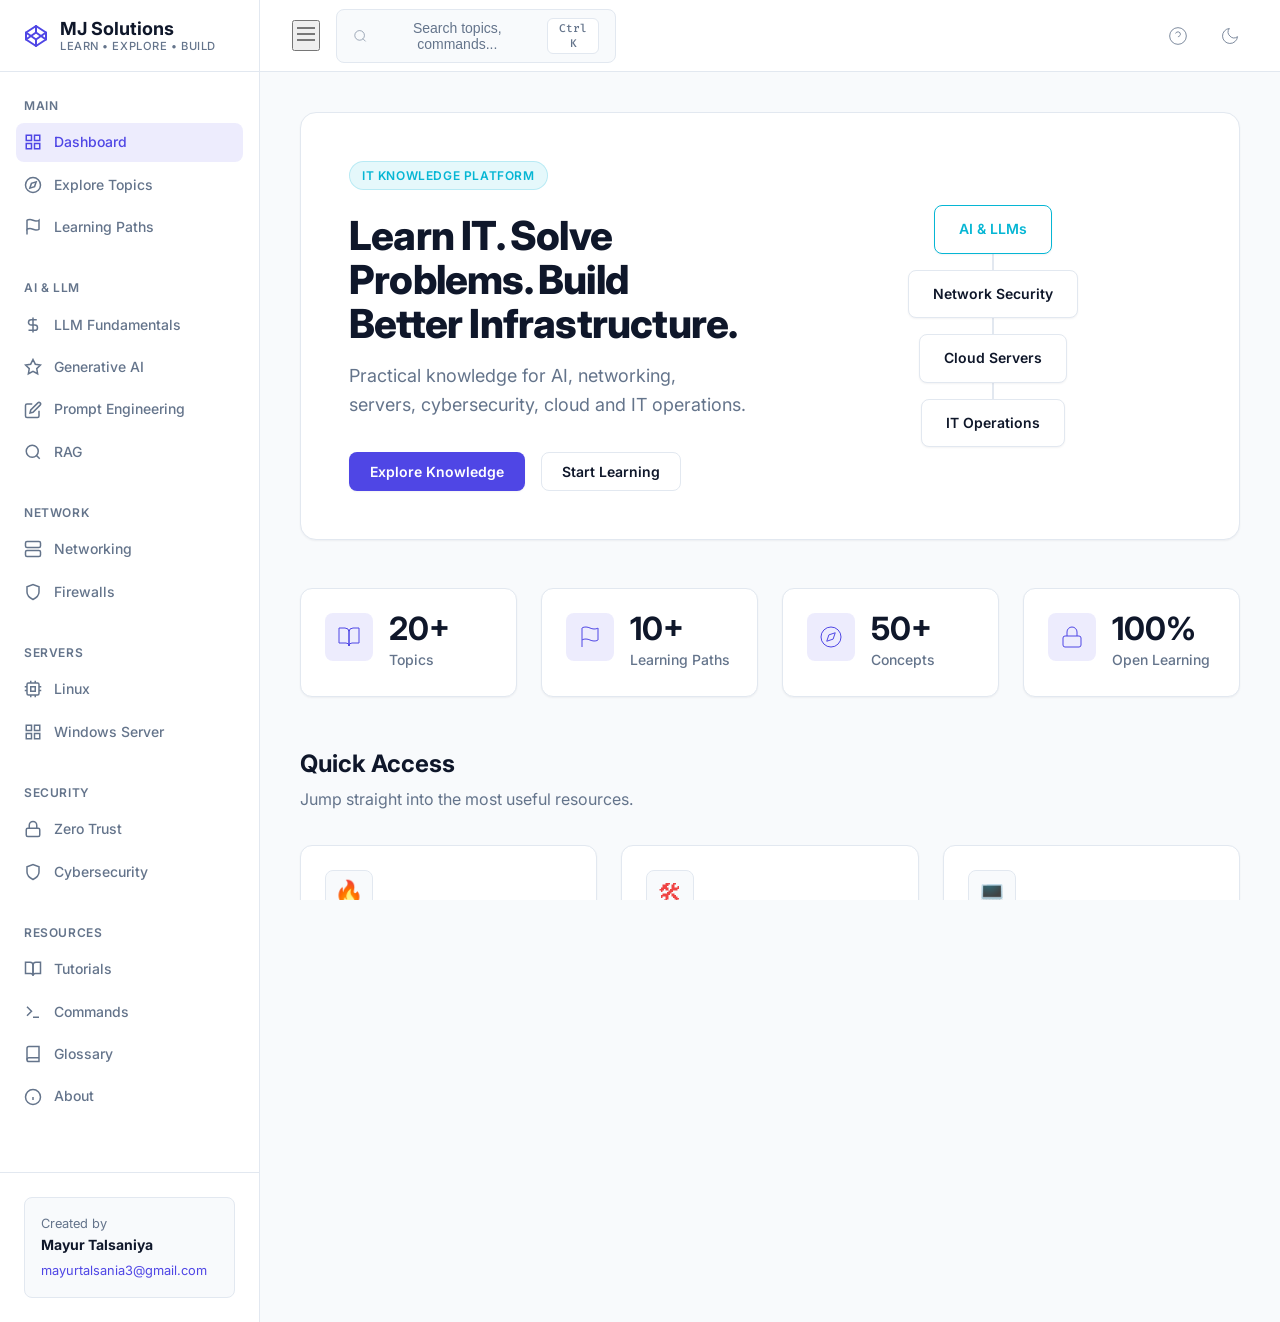
<file: index.html>
<!DOCTYPE html>
<html lang="en" data-theme="light">
<head>
  <meta charset="UTF-8">
  <meta name="viewport" content="width=device-width, initial-scale=1.0">
  <title>Dashboard - MJ Solutions</title>
  <link rel="stylesheet" href="css/style.css">
  <link rel="stylesheet" href="css/components.css">
  <link rel="stylesheet" href="css/responsive.css">
</head>
<body>

<div class="app-layout">
  <!-- Sidebar -->
  <aside class="sidebar" id="sidebar">
    <div class="sidebar-header">
      <a href="index.html" class="logo">
        <svg class="logo-icon" viewBox="0 0 24 24" width="24" height="24" stroke="currentColor" stroke-width="2" fill="none" stroke-linecap="round" stroke-linejoin="round"><polygon points="12 2 22 8.5 22 15.5 12 22 2 15.5 2 8.5 12 2"></polygon><line x1="12" y1="22" x2="12" y2="15.5"></line><polyline points="22 8.5 12 15.5 2 8.5"></polyline><polyline points="2 15.5 12 8.5 22 15.5"></polyline><line x1="12" y1="2" x2="12" y2="8.5"></line></svg>
        <div class="logo-text">
          <span>MJ Solutions</span>
          <span class="logo-subtitle">Learn • Explore • Build</span>
        </div>
      </a>
      <button class="mobile-close-btn" id="close-sidebar-btn" aria-label="Close navigation">
        <svg viewBox="0 0 24 24" width="24" height="24" fill="none" stroke="currentColor"><line x1="18" y1="6" x2="6" y2="18"></line><line x1="6" y1="6" x2="18" y2="18"></line></svg>
      </button>
    </div>
    
    <nav class="sidebar-nav">
      <div class="nav-group">
        <h3 class="nav-group-title">Main</h3>
        <ul>
          <li><a href="index.html" class="nav-link active"><svg viewBox="0 0 24 24" fill="none" stroke="currentColor"><rect x="3" y="3" width="7" height="7"></rect><rect x="14" y="3" width="7" height="7"></rect><rect x="14" y="14" width="7" height="7"></rect><rect x="3" y="14" width="7" height="7"></rect></svg> Dashboard</a></li>
          <li><a href="pages/topics.html" class="nav-link"><svg viewBox="0 0 24 24" fill="none" stroke="currentColor"><circle cx="12" cy="12" r="10"></circle><polygon points="16.24 7.76 14.12 14.12 7.76 16.24 9.88 9.88 16.24 7.76"></polygon></svg> Explore Topics</a></li>
          <li><a href="pages/topics.html#paths" class="nav-link"><svg viewBox="0 0 24 24" fill="none" stroke="currentColor"><path d="M4 15s1-1 4-1 5 2 8 2 4-1 4-1V3s-1 1-4 1-5-2-8-2-4 1-4 1z"></path><line x1="4" y1="22" x2="4" y2="15"></line></svg> Learning Paths</a></li>
        </ul>
      </div>
      <div class="nav-group">
        <h3 class="nav-group-title">AI & LLM</h3>
        <ul>
          <li><a href="#" onclick="openTopicModal('what-is-llm'); return false;" class="nav-link"><svg viewBox="0 0 24 24" fill="none" stroke="currentColor"><path d="M12 2v20M17 5H9.5a3.5 3.5 0 0 0 0 7h5a3.5 3.5 0 0 1 0 7H6"></path></svg> LLM Fundamentals</a></li>
          <li><a href="#" onclick="openTopicModal('generative-ai'); return false;" class="nav-link"><svg viewBox="0 0 24 24" fill="none" stroke="currentColor"><polygon points="12 2 15.09 8.26 22 9.27 17 14.14 18.18 21.02 12 17.77 5.82 21.02 7 14.14 2 9.27 8.91 8.26 12 2"></polygon></svg> Generative AI</a></li>
          <li><a href="#" onclick="openTopicModal('prompt-engineering'); return false;" class="nav-link"><svg viewBox="0 0 24 24" fill="none" stroke="currentColor"><path d="M11 4H4a2 2 0 0 0-2 2v14a2 2 0 0 0 2 2h14a2 2 0 0 0 2-2v-7"></path><path d="M18.5 2.5a2.121 2.121 0 0 1 3 3L12 15l-4 1 1-4 9.5-9.5z"></path></svg> Prompt Engineering</a></li>
          <li><a href="#" onclick="openTopicModal('rag'); return false;" class="nav-link"><svg viewBox="0 0 24 24" fill="none" stroke="currentColor"><circle cx="11" cy="11" r="8"></circle><line x1="21" y1="21" x2="16.65" y2="16.65"></line></svg> RAG</a></li>
        </ul>
      </div>
      <div class="nav-group">
        <h3 class="nav-group-title">Network</h3>
        <ul>
          <li><a href="#" class="nav-link"><svg viewBox="0 0 24 24" fill="none" stroke="currentColor"><rect x="2" y="2" width="20" height="8" rx="2" ry="2"></rect><rect x="2" y="14" width="20" height="8" rx="2" ry="2"></rect><line x1="6" y1="6" x2="6.01" y2="6"></line><line x1="6" y1="18" x2="6.01" y2="18"></line></svg> Networking</a></li>
          <li><a href="#" onclick="openTopicModal('fortigate-basics'); return false;" class="nav-link"><svg viewBox="0 0 24 24" fill="none" stroke="currentColor"><path d="M12 22s8-4 8-10V5l-8-3-8 3v7c0 6 8 10 8 10z"></path></svg> Firewalls</a></li>
        </ul>
      </div>
      <div class="nav-group">
        <h3 class="nav-group-title">Servers</h3>
        <ul>
          <li><a href="#" onclick="openTopicModal('linux-basics'); return false;" class="nav-link"><svg viewBox="0 0 24 24" fill="none" stroke="currentColor"><rect x="4" y="4" width="16" height="16" rx="2" ry="2"></rect><rect x="9" y="9" width="6" height="6"></rect><line x1="9" y1="1" x2="9" y2="4"></line><line x1="15" y1="1" x2="15" y2="4"></line><line x1="9" y1="20" x2="9" y2="23"></line><line x1="15" y1="20" x2="15" y2="23"></line><line x1="20" y1="9" x2="23" y2="9"></line><line x1="20" y1="14" x2="23" y2="14"></line><line x1="1" y1="9" x2="4" y2="9"></line><line x1="1" y1="14" x2="4" y2="14"></line></svg> Linux</a></li>
          <li><a href="#" class="nav-link"><svg viewBox="0 0 24 24" fill="none" stroke="currentColor"><rect x="3" y="3" width="7" height="7"></rect><rect x="14" y="3" width="7" height="7"></rect><rect x="14" y="14" width="7" height="7"></rect><rect x="3" y="14" width="7" height="7"></rect></svg> Windows Server</a></li>
        </ul>
      </div>
      <div class="nav-group">
        <h3 class="nav-group-title">Security</h3>
        <ul>
          <li><a href="#" onclick="openTopicModal('zero-trust'); return false;" class="nav-link"><svg viewBox="0 0 24 24" fill="none" stroke="currentColor"><rect x="3" y="11" width="18" height="11" rx="2" ry="2"></rect><path d="M7 11V7a5 5 0 0 1 10 0v4"></path></svg> Zero Trust</a></li>
          <li><a href="#" class="nav-link"><svg viewBox="0 0 24 24" fill="none" stroke="currentColor"><path d="M12 22s8-4 8-10V5l-8-3-8 3v7c0 6 8 10 8 10z"></path></svg> Cybersecurity</a></li>
        </ul>
      </div>
      <div class="nav-group">
        <h3 class="nav-group-title">Resources</h3>
        <ul>
          <li><a href="pages/tutorials.html" class="nav-link"><svg viewBox="0 0 24 24" fill="none" stroke="currentColor"><path d="M2 3h6a4 4 0 0 1 4 4v14a3 3 0 0 0-3-3H2z"></path><path d="M22 3h-6a4 4 0 0 0-4 4v14a3 3 0 0 1 3-3h7z"></path></svg> Tutorials</a></li>
          <li><a href="pages/commands.html" class="nav-link"><svg viewBox="0 0 24 24" fill="none" stroke="currentColor"><polyline points="4 17 10 11 4 5"></polyline><line x1="12" y1="19" x2="20" y2="19"></line></svg> Commands</a></li>
          <li><a href="pages/glossary.html" class="nav-link"><svg viewBox="0 0 24 24" fill="none" stroke="currentColor"><path d="M4 19.5A2.5 2.5 0 0 1 6.5 17H20"></path><path d="M6.5 2H20v20H6.5A2.5 2.5 0 0 1 4 19.5v-15A2.5 2.5 0 0 1 6.5 2z"></path></svg> Glossary</a></li>
          <li><a href="pages/about.html" class="nav-link"><svg viewBox="0 0 24 24" fill="none" stroke="currentColor"><circle cx="12" cy="12" r="10"></circle><line x1="12" y1="16" x2="12" y2="12"></line><line x1="12" y1="8" x2="12.01" y2="8"></line></svg> About</a></li>
        </ul>
      </div>
    </nav>
    
    <div class="sidebar-footer">
      <div class="creator-card">
        <span>Created by</span>
        <strong>Mayur Talsaniya</strong>
        <a href="mailto:mayurtalsania3@gmail.com" style="color: var(--color-primary)">mayurtalsania3@gmail.com</a>
      </div>
    </div>
  </aside>

  <!-- Main Wrapper -->
  <div class="main-wrapper">
    <!-- Header -->
    <header class="top-header">
      <div class="header-left">
        <button class="mobile-menu-btn" id="mobile-menu-btn" aria-label="Open menu">
          <svg viewBox="0 0 24 24" fill="none" stroke="currentColor" width="24" height="24"><line x1="3" y1="12" x2="21" y2="12"></line><line x1="3" y1="6" x2="21" y2="6"></line><line x1="3" y1="18" x2="21" y2="18"></line></svg>
        </button>
        <button class="search-trigger" id="search-trigger">
          <svg viewBox="0 0 24 24" fill="none" stroke="currentColor" width="16" height="16"><circle cx="11" cy="11" r="8"></circle><line x1="21" y1="21" x2="16.65" y2="16.65"></line></svg>
          Search topics, commands...
          <span class="search-shortcut">Ctrl K</span>
        </button>
      </div>
      <div class="header-right">
        <button class="icon-btn" aria-label="Help"><svg viewBox="0 0 24 24" fill="none" stroke="currentColor"><circle cx="12" cy="12" r="10"></circle><path d="M9.09 9a3 3 0 0 1 5.83 1c0 2-3 3-3 3"></path><line x1="12" y1="17" x2="12.01" y2="17"></line></svg></button>
        <button class="icon-btn" id="theme-toggle" aria-label="Toggle theme"><svg viewBox="0 0 24 24" fill="none" stroke="currentColor"><path d="M21 12.79A9 9 0 1 1 11.21 3 7 7 0 0 0 21 12.79z"></path></svg></button>
      </div>
    </header>

    <!-- Content -->
    <main class="content-container">
      
      <!-- Hero -->
      <section class="hero-compact">
        <div class="hero-content">
          <span class="hero-badge">IT KNOWLEDGE PLATFORM</span>
          <h1>Learn IT. Solve Problems. Build Better Infrastructure.</h1>
          <p>Practical knowledge for AI, networking, servers, cybersecurity, cloud and IT operations.</p>
          <div class="hero-actions">
            <a href="pages/topics.html" class="btn btn-primary">Explore Knowledge</a>
            <a href="pages/topics.html#paths" class="btn btn-outline">Start Learning</a>
          </div>
        </div>
        <div class="hero-visual">
          <div class="arch-diagram" style="flex-direction: column; align-items: center; gap: 1rem;">
            <div class="arch-lines" style="height: 100%; width: 2px; top: 0; left: 50%; transform: translateX(-50%);"></div>
            <div class="arch-node accent">AI & LLMs</div>
            <div class="arch-node">Network Security</div>
            <div class="arch-node">Cloud Servers</div>
            <div class="arch-node">IT Operations</div>
          </div>
        </div>
      </section>

      <!-- KPI Stats -->
      <section class="kpi-grid">
        <div class="kpi-card">
          <div class="kpi-icon"><svg viewBox="0 0 24 24" fill="none" stroke="currentColor" width="24" height="24"><path d="M2 3h6a4 4 0 0 1 4 4v14a3 3 0 0 0-3-3H2z"></path><path d="M22 3h-6a4 4 0 0 0-4 4v14a3 3 0 0 1 3-3h7z"></path></svg></div>
          <div class="kpi-content"><div class="kpi-value">20+</div><div class="kpi-label">Topics</div></div>
        </div>
        <div class="kpi-card">
          <div class="kpi-icon"><svg viewBox="0 0 24 24" fill="none" stroke="currentColor" width="24" height="24"><path d="M4 15s1-1 4-1 5 2 8 2 4-1 4-1V3s-1 1-4 1-5-2-8-2-4 1-4 1z"></path><line x1="4" y1="22" x2="4" y2="15"></line></svg></div>
          <div class="kpi-content"><div class="kpi-value">10+</div><div class="kpi-label">Learning Paths</div></div>
        </div>
        <div class="kpi-card">
          <div class="kpi-icon"><svg viewBox="0 0 24 24" fill="none" stroke="currentColor" width="24" height="24"><circle cx="12" cy="12" r="10"></circle><polygon points="16.24 7.76 14.12 14.12 7.76 16.24 9.88 9.88 16.24 7.76"></polygon></svg></div>
          <div class="kpi-content"><div class="kpi-value">50+</div><div class="kpi-label">Concepts</div></div>
        </div>
        <div class="kpi-card">
          <div class="kpi-icon"><svg viewBox="0 0 24 24" fill="none" stroke="currentColor" width="24" height="24"><rect x="3" y="11" width="18" height="11" rx="2" ry="2"></rect><path d="M7 11V7a5 5 0 0 1 10 0v4"></path></svg></div>
          <div class="kpi-content"><div class="kpi-value">100%</div><div class="kpi-label">Open Learning</div></div>
        </div>
      </section>

      <!-- Quick Access -->
      <section style="margin-bottom: 4rem;">
        <div class="section-header">
          <div>
            <h2 class="section-title">Quick Access</h2>
            <p class="section-desc">Jump straight into the most useful resources.</p>
          </div>
        </div>
        <div class="card-grid">
          <div class="category-card" onclick="window.location.href='pages/topics.html'">
            <div class="cat-icon-container" style="color: var(--color-warning)">🔥</div>
            <h3 class="cat-title">Popular Topics</h3>
            <p class="cat-desc">Explore frequently viewed IT topics.</p>
            <div class="cat-footer"><span class="cat-arrow">Explore →</span></div>
          </div>
          <div class="category-card" onclick="window.location.href='pages/tutorials.html'">
            <div class="cat-icon-container" style="color: var(--color-danger)">🛠</div>
            <h3 class="cat-title">Troubleshooting</h3>
            <p class="cat-desc">Find practical solutions to common IT issues.</p>
            <div class="cat-footer"><span class="cat-arrow">Explore →</span></div>
          </div>
          <div class="category-card" onclick="window.location.href='pages/commands.html'">
            <div class="cat-icon-container" style="color: var(--color-info)">💻</div>
            <h3 class="cat-title">Commands</h3>
            <p class="cat-desc">Linux, Windows and network commands.</p>
            <div class="cat-footer"><span class="cat-arrow">Explore →</span></div>
          </div>
          <div class="category-card" onclick="window.location.href='pages/topics.html'">
            <div class="cat-icon-container" style="color: var(--color-success)">🔐</div>
            <h3 class="cat-title">Security</h3>
            <p class="cat-desc">Learn practical cybersecurity concepts.</p>
            <div class="cat-footer"><span class="cat-arrow">Explore →</span></div>
          </div>
        </div>
      </section>

      <div style="display: grid; grid-template-columns: repeat(auto-fit, minmax(300px, 1fr)); gap: 3rem;">
        <!-- Popular Topics (Left Column) -->
        <section>
          <div class="section-header">
            <div>
              <h2 class="section-title">Popular Topics</h2>
              <p class="section-desc">Trending in the community.</p>
            </div>
          </div>
          <div id="popular-grid">
            <!-- Dynamically populated by app.js -->
          </div>
        </section>

        <!-- Recently Added (Right Column) -->
        <section>
          <div class="section-header">
            <div>
              <h2 class="section-title">Recently Added</h2>
              <p class="section-desc">Latest knowledge updates.</p>
            </div>
          </div>
          <div>
            <div class="horizontal-card" onclick="openTopicModal('rag')">
              <div class="hc-left">
                <div class="hc-title">Understanding MCP</div>
                <div class="hc-meta">AI • Advanced • 20 Aug 2026</div>
              </div>
            </div>
            <div class="horizontal-card" onclick="openTopicModal('what-is-llm')">
              <div class="hc-left">
                <div class="hc-title">Local LLM Deployment</div>
                <div class="hc-meta">Servers • Intermediate • 15 Aug 2026</div>
              </div>
            </div>
            <div class="horizontal-card" onclick="openTopicModal('fortigate-basics')">
              <div class="hc-left">
                <div class="hc-title">Zero Trust Architecture</div>
                <div class="hc-meta">Security • Advanced • 10 Aug 2026</div>
              </div>
            </div>
          </div>
        </section>
      </div>

      <!-- Categories -->
      <section style="margin-top: 4rem;">
        <div class="section-header">
          <div>
            <h2 class="section-title">Knowledge Categories</h2>
            <p class="section-desc">Browse through our comprehensive IT domains.</p>
          </div>
        </div>
        <div class="card-grid" id="category-grid">
          <!-- Dynamically populated by app.js -->
        </div>
      </section>

    </main>

    <!-- Footer -->
    <footer class="site-footer">
      <div class="footer-grid">
        <div class="footer-brand">
          <h3>
            <svg viewBox="0 0 24 24" width="20" height="20" stroke="currentColor" stroke-width="2" fill="none" stroke-linecap="round" stroke-linejoin="round" style="color: var(--color-primary)"><polygon points="12 2 22 8.5 22 15.5 12 22 2 15.5 2 8.5 12 2"></polygon><line x1="12" y1="22" x2="12" y2="15.5"></line><polyline points="22 8.5 12 15.5 2 8.5"></polyline><polyline points="2 15.5 12 8.5 22 15.5"></polyline><line x1="12" y1="2" x2="12" y2="8.5"></line></svg>
            MJ Solutions
          </h3>
          <p>Learn • Explore • Build • Share</p>
        </div>
        <div class="footer-nav">
          <h4>Navigation</h4>
          <ul>
            <li><a href="index.html">Home</a></li>
            <li><a href="pages/topics.html">Topics</a></li>
            <li><a href="pages/topics.html#paths">Learning Paths</a></li>
            <li><a href="pages/tutorials.html">Tutorials</a></li>
          </ul>
        </div>
        <div class="footer-nav">
          <h4>Resources</h4>
          <ul>
            <li><a href="pages/commands.html">Commands</a></li>
            <li><a href="pages/glossary.html">Glossary</a></li>
            <li><a href="pages/about.html">About</a></li>
          </ul>
        </div>
      </div>
      <div class="footer-bottom">
        <div>© 2026 MJ Solutions. All rights reserved.</div>
        <div>Created by <strong>Mayur Talsaniya</strong> ✉ <a href="mailto:mayurtalsania3@gmail.com">mayurtalsania3@gmail.com</a></div>
      </div>
    </footer>
  </div>
</div>

<!-- Command Palette Overlay -->
<div class="palette-overlay" id="palette-overlay">
  <div class="palette-container">
    <div class="palette-header">
      <svg viewBox="0 0 24 24" fill="none" stroke="currentColor" width="20" height="20" style="color: var(--color-text-muted)"><circle cx="11" cy="11" r="8"></circle><line x1="21" y1="21" x2="16.65" y2="16.65"></line></svg>
      <input type="text" class="palette-input" id="palette-input" placeholder="Search MJ Solutions..." autocomplete="off">
    </div>
    <div class="palette-results" id="palette-results"></div>
    <div class="palette-footer">
      <span><kbd>↑</kbd> <kbd>↓</kbd> to navigate</span>
      <span><kbd>Enter</kbd> to select</span>
      <span><kbd>ESC</kbd> to close</span>
    </div>
  </div>
</div>

<!-- Modern Slide-over Topic Detail Panel -->
<div class="slide-over-overlay" id="slide-over">
  <div class="slide-over-panel">
    <div class="panel-header">
      <div>
        <h2 id="slide-title" style="font-size: 1.5rem; color: var(--color-text); margin-bottom: 0.5rem; display: flex; align-items: center; gap: 0.5rem;">Topic Title</h2>
        <div id="slide-meta" style="display: flex; gap: 0.5rem;"></div>
      </div>
      <button class="panel-close" id="close-slide">
        <svg viewBox="0 0 24 24" fill="none" stroke="currentColor" width="20" height="20"><line x1="18" y1="6" x2="6" y2="18"></line><line x1="6" y1="6" x2="18" y2="18"></line></svg>
      </button>
    </div>
    <div class="panel-tabs">
      <button class="tab-btn active" data-target="tab-overview">Overview</button>
      <button class="tab-btn" data-target="tab-architecture">Architecture</button>
      <button class="tab-btn" data-target="tab-security">Security & Best Practices</button>
    </div>
    <div class="panel-body" id="slide-content">
      <!-- Populated by JS -->
    </div>
  </div>
</div>

<!-- JS -->
<script src="js/data.js"></script>
<script src="js/theme.js"></script>
<script src="js/navigation.js"></script>
<script src="js/search.js"></script>
<script src="js/app.js"></script>

</body>
</html>
</file>
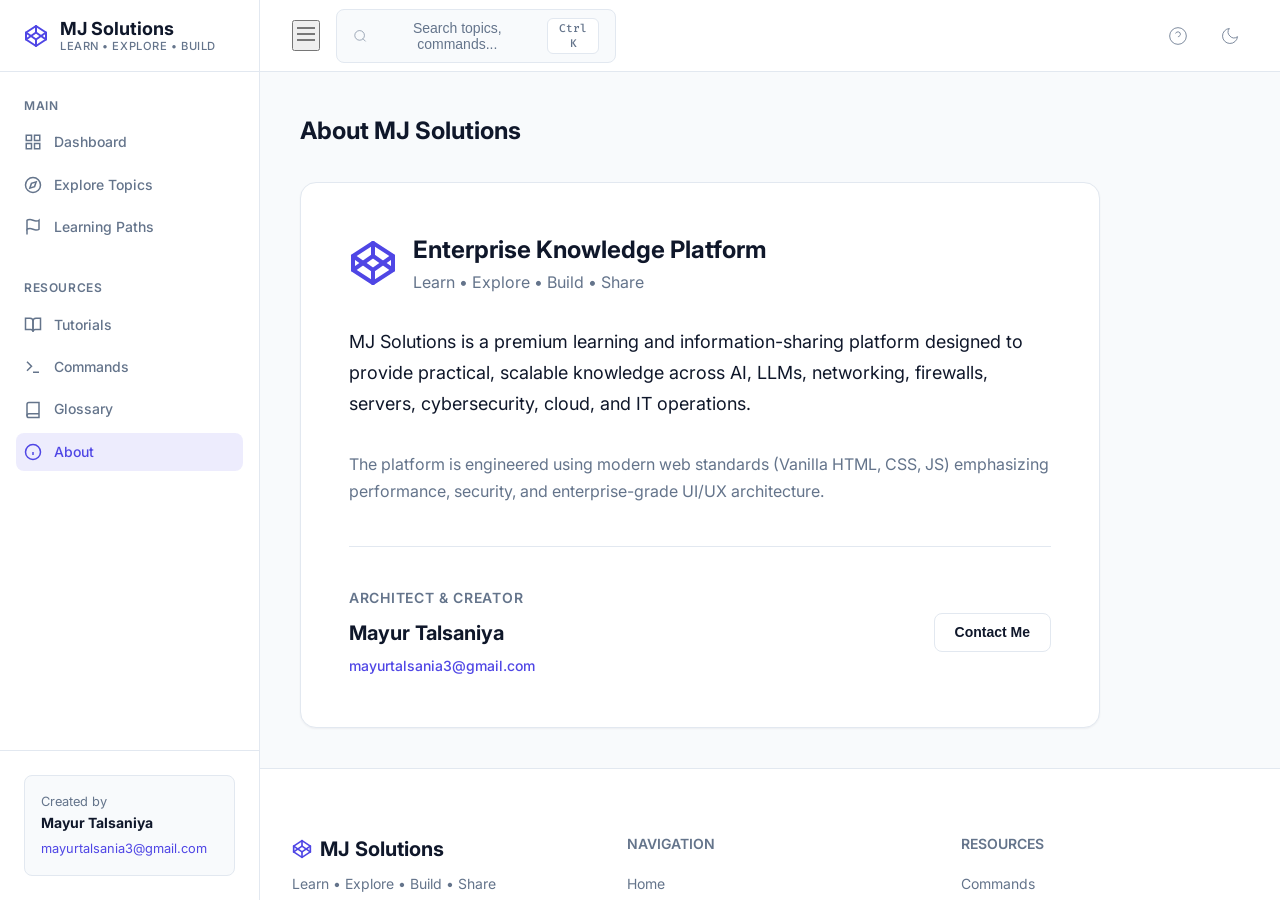
<file: pages/about.html>
<!DOCTYPE html>
<html lang="en" data-theme="light">
<head>
  <meta charset="UTF-8">
  <meta name="viewport" content="width=device-width, initial-scale=1.0">
  <title>About - MJ Solutions</title>
  <link rel="stylesheet" href="../css/style.css">
  <link rel="stylesheet" href="../css/components.css">
  <link rel="stylesheet" href="../css/responsive.css">
</head>
<body>

<div class="app-layout">
  <!-- Sidebar -->
  <aside class="sidebar" id="sidebar">
    <div class="sidebar-header">
      <a href="../index.html" class="logo">
        <svg class="logo-icon" viewBox="0 0 24 24" width="24" height="24" stroke="currentColor" stroke-width="2" fill="none" stroke-linecap="round" stroke-linejoin="round"><polygon points="12 2 22 8.5 22 15.5 12 22 2 15.5 2 8.5 12 2"></polygon><line x1="12" y1="22" x2="12" y2="15.5"></line><polyline points="22 8.5 12 15.5 2 8.5"></polyline><polyline points="2 15.5 12 8.5 22 15.5"></polyline><line x1="12" y1="2" x2="12" y2="8.5"></line></svg>
        <div class="logo-text">
          <span>MJ Solutions</span>
          <span class="logo-subtitle">Learn • Explore • Build</span>
        </div>
      </a>
      <button class="mobile-close-btn" id="close-sidebar-btn" aria-label="Close navigation">
        <svg viewBox="0 0 24 24" width="24" height="24" fill="none" stroke="currentColor"><line x1="18" y1="6" x2="6" y2="18"></line><line x1="6" y1="6" x2="18" y2="18"></line></svg>
      </button>
    </div>
    
    <nav class="sidebar-nav">
      <div class="nav-group">
        <h3 class="nav-group-title">Main</h3>
        <ul>
          <li><a href="../index.html" class="nav-link"><svg viewBox="0 0 24 24" fill="none" stroke="currentColor"><rect x="3" y="3" width="7" height="7"></rect><rect x="14" y="3" width="7" height="7"></rect><rect x="14" y="14" width="7" height="7"></rect><rect x="3" y="14" width="7" height="7"></rect></svg> Dashboard</a></li>
          <li><a href="topics.html" class="nav-link"><svg viewBox="0 0 24 24" fill="none" stroke="currentColor"><circle cx="12" cy="12" r="10"></circle><polygon points="16.24 7.76 14.12 14.12 7.76 16.24 9.88 9.88 16.24 7.76"></polygon></svg> Explore Topics</a></li>
          <li><a href="topics.html#paths" class="nav-link"><svg viewBox="0 0 24 24" fill="none" stroke="currentColor"><path d="M4 15s1-1 4-1 5 2 8 2 4-1 4-1V3s-1 1-4 1-5-2-8-2-4 1-4 1z"></path><line x1="4" y1="22" x2="4" y2="15"></line></svg> Learning Paths</a></li>
        </ul>
      </div>
      <div class="nav-group">
        <h3 class="nav-group-title">Resources</h3>
        <ul>
          <li><a href="tutorials.html" class="nav-link"><svg viewBox="0 0 24 24" fill="none" stroke="currentColor"><path d="M2 3h6a4 4 0 0 1 4 4v14a3 3 0 0 0-3-3H2z"></path><path d="M22 3h-6a4 4 0 0 0-4 4v14a3 3 0 0 1 3-3h7z"></path></svg> Tutorials</a></li>
          <li><a href="commands.html" class="nav-link"><svg viewBox="0 0 24 24" fill="none" stroke="currentColor"><polyline points="4 17 10 11 4 5"></polyline><line x1="12" y1="19" x2="20" y2="19"></line></svg> Commands</a></li>
          <li><a href="glossary.html" class="nav-link"><svg viewBox="0 0 24 24" fill="none" stroke="currentColor"><path d="M4 19.5A2.5 2.5 0 0 1 6.5 17H20"></path><path d="M6.5 2H20v20H6.5A2.5 2.5 0 0 1 4 19.5v-15A2.5 2.5 0 0 1 6.5 2z"></path></svg> Glossary</a></li>
          <li><a href="about.html" class="nav-link active"><svg viewBox="0 0 24 24" fill="none" stroke="currentColor"><circle cx="12" cy="12" r="10"></circle><line x1="12" y1="16" x2="12" y2="12"></line><line x1="12" y1="8" x2="12.01" y2="8"></line></svg> About</a></li>
        </ul>
      </div>
    </nav>
    
    <div class="sidebar-footer">
      <div class="creator-card">
        <span>Created by</span>
        <strong>Mayur Talsaniya</strong>
        <a href="mailto:mayurtalsania3@gmail.com" style="color: var(--color-primary)">mayurtalsania3@gmail.com</a>
      </div>
    </div>
  </aside>

  <!-- Main Wrapper -->
  <div class="main-wrapper">
    <!-- Header -->
    <header class="top-header">
      <div class="header-left">
        <button class="mobile-menu-btn" id="mobile-menu-btn" aria-label="Open menu">
          <svg viewBox="0 0 24 24" fill="none" stroke="currentColor" width="24" height="24"><line x1="3" y1="12" x2="21" y2="12"></line><line x1="3" y1="6" x2="21" y2="6"></line><line x1="3" y1="18" x2="21" y2="18"></line></svg>
        </button>
        <button class="search-trigger" id="search-trigger">
          <svg viewBox="0 0 24 24" fill="none" stroke="currentColor" width="16" height="16"><circle cx="11" cy="11" r="8"></circle><line x1="21" y1="21" x2="16.65" y2="16.65"></line></svg>
          Search topics, commands...
          <span class="search-shortcut">Ctrl K</span>
        </button>
      </div>
      <div class="header-right">
        <button class="icon-btn" aria-label="Help"><svg viewBox="0 0 24 24" fill="none" stroke="currentColor"><circle cx="12" cy="12" r="10"></circle><path d="M9.09 9a3 3 0 0 1 5.83 1c0 2-3 3-3 3"></path><line x1="12" y1="17" x2="12.01" y2="17"></line></svg></button>
        <button class="icon-btn" id="theme-toggle" aria-label="Toggle theme"><svg viewBox="0 0 24 24" fill="none" stroke="currentColor"><path d="M21 12.79A9 9 0 1 1 11.21 3 7 7 0 0 0 21 12.79z"></path></svg></button>
      </div>
    </header>

    <!-- Content -->
    <main class="content-container">
      <section>
        <div class="section-header">
          <div>
            <h2 class="section-title">About MJ Solutions</h2>
          </div>
        </div>
        
        <div style="background: var(--color-surface); padding: 3rem; border-radius: var(--radius-xl); border: 1px solid var(--color-border); max-width: 800px; box-shadow: var(--shadow-sm)">
          <div style="display: flex; gap: 1rem; align-items: center; margin-bottom: 2rem;">
            <svg viewBox="0 0 24 24" width="48" height="48" stroke="currentColor" stroke-width="2" fill="none" stroke-linecap="round" stroke-linejoin="round" style="color: var(--color-primary)"><polygon points="12 2 22 8.5 22 15.5 12 22 2 15.5 2 8.5 12 2"></polygon><line x1="12" y1="22" x2="12" y2="15.5"></line><polyline points="22 8.5 12 15.5 2 8.5"></polyline><polyline points="2 15.5 12 8.5 22 15.5"></polyline><line x1="12" y1="2" x2="12" y2="8.5"></line></svg>
            <div>
              <h3 style="font-size: 1.5rem; color: var(--color-text);">Enterprise Knowledge Platform</h3>
              <p style="color: var(--color-text-muted);">Learn • Explore • Build • Share</p>
            </div>
          </div>
          
          <p style="font-size: 1.125rem; color: var(--color-text); margin-bottom: 2rem; line-height: 1.7;">
            MJ Solutions is a premium learning and information-sharing platform designed to provide practical, scalable knowledge across AI, LLMs, networking, firewalls, servers, cybersecurity, cloud, and IT operations.
          </p>
          <p style="color: var(--color-text-muted); margin-bottom: 2.5rem; line-height: 1.7;">
            The platform is engineered using modern web standards (Vanilla HTML, CSS, JS) emphasizing performance, security, and enterprise-grade UI/UX architecture.
          </p>
          
          <div style="border-top: 1px solid var(--color-border); padding-top: 2.5rem; display: flex; align-items: center; justify-content: space-between;">
            <div>
              <p style="font-size: 0.875rem; color: var(--color-text-muted); text-transform: uppercase; font-weight: 600; letter-spacing: 0.05em; margin-bottom: 0.5rem;">Architect & Creator</p>
              <p style="font-size: 1.25rem; font-weight: 700; color: var(--color-text); margin-bottom: 0.25rem;">Mayur Talsaniya</p>
              <a href="mailto:mayurtalsania3@gmail.com" style="color: var(--color-primary); font-weight: 500; font-size: 0.875rem;">mayurtalsania3@gmail.com</a>
            </div>
            <button class="btn btn-outline" onclick="window.location.href='mailto:mayurtalsania3@gmail.com'">Contact Me</button>
          </div>
        </div>
      </section>
    </main>

    <!-- Footer -->
    <footer class="site-footer">
      <div class="footer-grid">
        <div class="footer-brand">
          <h3>
            <svg viewBox="0 0 24 24" width="20" height="20" stroke="currentColor" stroke-width="2" fill="none" stroke-linecap="round" stroke-linejoin="round" style="color: var(--color-primary)"><polygon points="12 2 22 8.5 22 15.5 12 22 2 15.5 2 8.5 12 2"></polygon><line x1="12" y1="22" x2="12" y2="15.5"></line><polyline points="22 8.5 12 15.5 2 8.5"></polyline><polyline points="2 15.5 12 8.5 22 15.5"></polyline><line x1="12" y1="2" x2="12" y2="8.5"></line></svg>
            MJ Solutions
          </h3>
          <p>Learn • Explore • Build • Share</p>
        </div>
        <div class="footer-nav">
          <h4>Navigation</h4>
          <ul>
            <li><a href="../index.html">Home</a></li>
            <li><a href="topics.html">Topics</a></li>
            <li><a href="topics.html#paths">Learning Paths</a></li>
            <li><a href="tutorials.html">Tutorials</a></li>
          </ul>
        </div>
        <div class="footer-nav">
          <h4>Resources</h4>
          <ul>
            <li><a href="commands.html">Commands</a></li>
            <li><a href="glossary.html">Glossary</a></li>
            <li><a href="about.html">About</a></li>
          </ul>
        </div>
      </div>
      <div class="footer-bottom">
        <div>© 2026 MJ Solutions. All rights reserved.</div>
        <div>Created by <strong>Mayur Talsaniya</strong> ✉ <a href="mailto:mayurtalsania3@gmail.com">mayurtalsania3@gmail.com</a></div>
      </div>
    </footer>
  </div>
</div>

<!-- Command Palette Overlay -->
<div class="palette-overlay" id="palette-overlay">
  <div class="palette-container">
    <div class="palette-header">
      <svg viewBox="0 0 24 24" fill="none" stroke="currentColor" width="20" height="20" style="color: var(--color-text-muted)"><circle cx="11" cy="11" r="8"></circle><line x1="21" y1="21" x2="16.65" y2="16.65"></line></svg>
      <input type="text" class="palette-input" id="palette-input" placeholder="Search MJ Solutions..." autocomplete="off">
    </div>
    <div class="palette-results" id="palette-results"></div>
    <div class="palette-footer">
      <span><kbd>↑</kbd> <kbd>↓</kbd> to navigate</span>
      <span><kbd>Enter</kbd> to select</span>
      <span><kbd>ESC</kbd> to close</span>
    </div>
  </div>
</div>

<script src="../js/data.js"></script>
<script src="../js/theme.js"></script>
<script src="../js/navigation.js"></script>
<script src="../js/search.js"></script>
<script src="../js/app.js"></script>
</body>
</html>
</file>
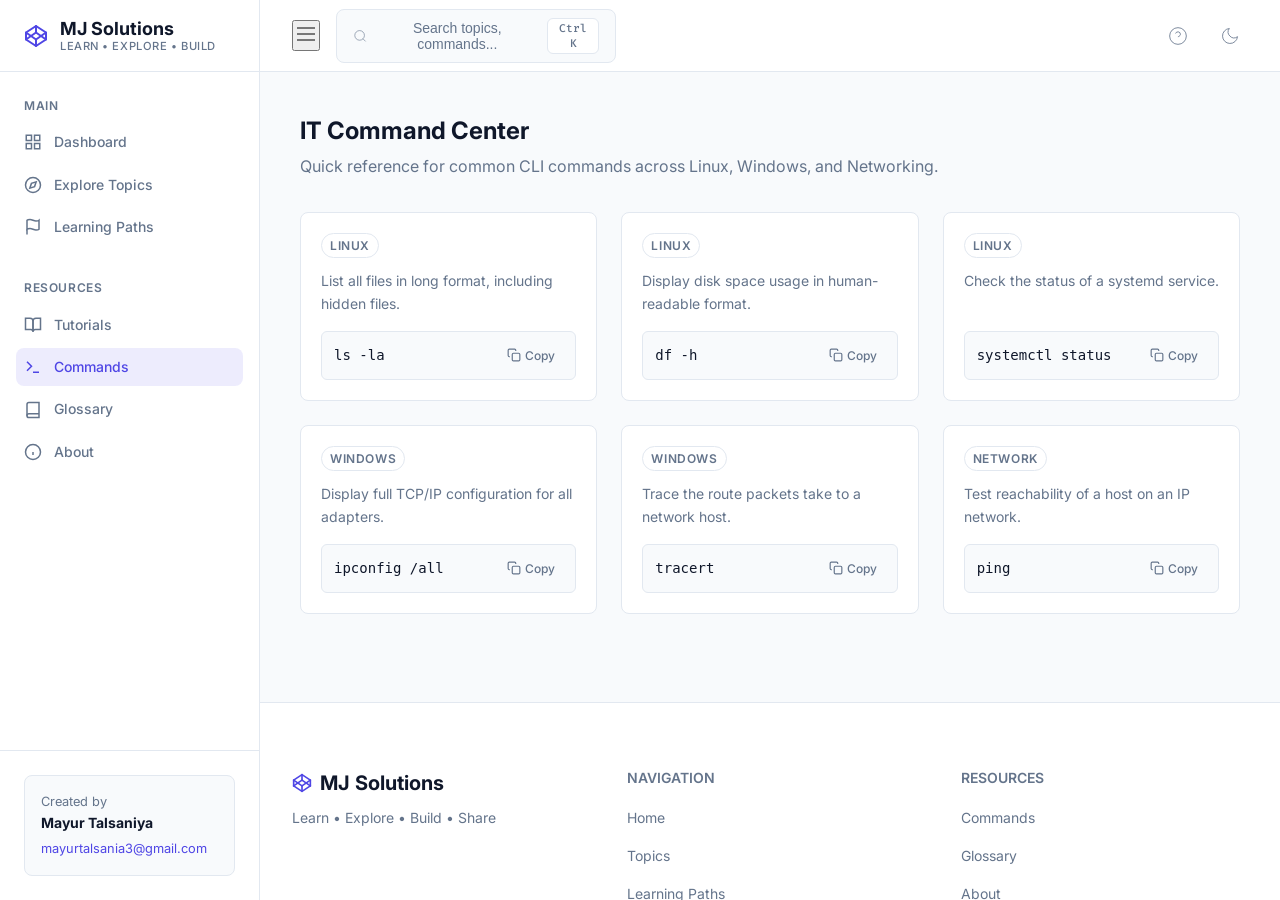
<file: pages/commands.html>
<!DOCTYPE html>
<html lang="en" data-theme="light">
<head>
  <meta charset="UTF-8">
  <meta name="viewport" content="width=device-width, initial-scale=1.0">
  <title>Commands - MJ Solutions</title>
  <link rel="stylesheet" href="../css/style.css">
  <link rel="stylesheet" href="../css/components.css">
  <link rel="stylesheet" href="../css/responsive.css">
</head>
<body>

<div class="app-layout">
  <!-- Sidebar -->
  <aside class="sidebar" id="sidebar">
    <div class="sidebar-header">
      <a href="../index.html" class="logo">
        <svg class="logo-icon" viewBox="0 0 24 24" width="24" height="24" stroke="currentColor" stroke-width="2" fill="none" stroke-linecap="round" stroke-linejoin="round"><polygon points="12 2 22 8.5 22 15.5 12 22 2 15.5 2 8.5 12 2"></polygon><line x1="12" y1="22" x2="12" y2="15.5"></line><polyline points="22 8.5 12 15.5 2 8.5"></polyline><polyline points="2 15.5 12 8.5 22 15.5"></polyline><line x1="12" y1="2" x2="12" y2="8.5"></line></svg>
        <div class="logo-text">
          <span>MJ Solutions</span>
          <span class="logo-subtitle">Learn • Explore • Build</span>
        </div>
      </a>
      <button class="mobile-close-btn" id="close-sidebar-btn" aria-label="Close navigation">
        <svg viewBox="0 0 24 24" width="24" height="24" fill="none" stroke="currentColor"><line x1="18" y1="6" x2="6" y2="18"></line><line x1="6" y1="6" x2="18" y2="18"></line></svg>
      </button>
    </div>
    
    <nav class="sidebar-nav">
      <div class="nav-group">
        <h3 class="nav-group-title">Main</h3>
        <ul>
          <li><a href="../index.html" class="nav-link"><svg viewBox="0 0 24 24" fill="none" stroke="currentColor"><rect x="3" y="3" width="7" height="7"></rect><rect x="14" y="3" width="7" height="7"></rect><rect x="14" y="14" width="7" height="7"></rect><rect x="3" y="14" width="7" height="7"></rect></svg> Dashboard</a></li>
          <li><a href="topics.html" class="nav-link"><svg viewBox="0 0 24 24" fill="none" stroke="currentColor"><circle cx="12" cy="12" r="10"></circle><polygon points="16.24 7.76 14.12 14.12 7.76 16.24 9.88 9.88 16.24 7.76"></polygon></svg> Explore Topics</a></li>
          <li><a href="topics.html#paths" class="nav-link"><svg viewBox="0 0 24 24" fill="none" stroke="currentColor"><path d="M4 15s1-1 4-1 5 2 8 2 4-1 4-1V3s-1 1-4 1-5-2-8-2-4 1-4 1z"></path><line x1="4" y1="22" x2="4" y2="15"></line></svg> Learning Paths</a></li>
        </ul>
      </div>
      <div class="nav-group">
        <h3 class="nav-group-title">Resources</h3>
        <ul>
          <li><a href="tutorials.html" class="nav-link"><svg viewBox="0 0 24 24" fill="none" stroke="currentColor"><path d="M2 3h6a4 4 0 0 1 4 4v14a3 3 0 0 0-3-3H2z"></path><path d="M22 3h-6a4 4 0 0 0-4 4v14a3 3 0 0 1 3-3h7z"></path></svg> Tutorials</a></li>
          <li><a href="commands.html" class="nav-link active"><svg viewBox="0 0 24 24" fill="none" stroke="currentColor"><polyline points="4 17 10 11 4 5"></polyline><line x1="12" y1="19" x2="20" y2="19"></line></svg> Commands</a></li>
          <li><a href="glossary.html" class="nav-link"><svg viewBox="0 0 24 24" fill="none" stroke="currentColor"><path d="M4 19.5A2.5 2.5 0 0 1 6.5 17H20"></path><path d="M6.5 2H20v20H6.5A2.5 2.5 0 0 1 4 19.5v-15A2.5 2.5 0 0 1 6.5 2z"></path></svg> Glossary</a></li>
          <li><a href="about.html" class="nav-link"><svg viewBox="0 0 24 24" fill="none" stroke="currentColor"><circle cx="12" cy="12" r="10"></circle><line x1="12" y1="16" x2="12" y2="12"></line><line x1="12" y1="8" x2="12.01" y2="8"></line></svg> About</a></li>
        </ul>
      </div>
    </nav>
    
    <div class="sidebar-footer">
      <div class="creator-card">
        <span>Created by</span>
        <strong>Mayur Talsaniya</strong>
        <a href="mailto:mayurtalsania3@gmail.com" style="color: var(--color-primary)">mayurtalsania3@gmail.com</a>
      </div>
    </div>
  </aside>

  <!-- Main Wrapper -->
  <div class="main-wrapper">
    <!-- Header -->
    <header class="top-header">
      <div class="header-left">
        <button class="mobile-menu-btn" id="mobile-menu-btn" aria-label="Open menu">
          <svg viewBox="0 0 24 24" fill="none" stroke="currentColor" width="24" height="24"><line x1="3" y1="12" x2="21" y2="12"></line><line x1="3" y1="6" x2="21" y2="6"></line><line x1="3" y1="18" x2="21" y2="18"></line></svg>
        </button>
        <button class="search-trigger" id="search-trigger">
          <svg viewBox="0 0 24 24" fill="none" stroke="currentColor" width="16" height="16"><circle cx="11" cy="11" r="8"></circle><line x1="21" y1="21" x2="16.65" y2="16.65"></line></svg>
          Search topics, commands...
          <span class="search-shortcut">Ctrl K</span>
        </button>
      </div>
      <div class="header-right">
        <button class="icon-btn" aria-label="Help"><svg viewBox="0 0 24 24" fill="none" stroke="currentColor"><circle cx="12" cy="12" r="10"></circle><path d="M9.09 9a3 3 0 0 1 5.83 1c0 2-3 3-3 3"></path><line x1="12" y1="17" x2="12.01" y2="17"></line></svg></button>
        <button class="icon-btn" id="theme-toggle" aria-label="Toggle theme"><svg viewBox="0 0 24 24" fill="none" stroke="currentColor"><path d="M21 12.79A9 9 0 1 1 11.21 3 7 7 0 0 0 21 12.79z"></path></svg></button>
      </div>
    </header>

    <!-- Content -->
    <main class="content-container">
      <section>
        <div class="section-header">
          <div>
            <h2 class="section-title">IT Command Center</h2>
            <p class="section-desc">Quick reference for common CLI commands across Linux, Windows, and Networking.</p>
          </div>
        </div>
        
        <div class="card-grid" id="commands-grid">
          <!-- Dynamically populated by app.js -->
        </div>
      </section>
    </main>

    <!-- Footer -->
    <footer class="site-footer">
      <div class="footer-grid">
        <div class="footer-brand">
          <h3>
            <svg viewBox="0 0 24 24" width="20" height="20" stroke="currentColor" stroke-width="2" fill="none" stroke-linecap="round" stroke-linejoin="round" style="color: var(--color-primary)"><polygon points="12 2 22 8.5 22 15.5 12 22 2 15.5 2 8.5 12 2"></polygon><line x1="12" y1="22" x2="12" y2="15.5"></line><polyline points="22 8.5 12 15.5 2 8.5"></polyline><polyline points="2 15.5 12 8.5 22 15.5"></polyline><line x1="12" y1="2" x2="12" y2="8.5"></line></svg>
            MJ Solutions
          </h3>
          <p>Learn • Explore • Build • Share</p>
        </div>
        <div class="footer-nav">
          <h4>Navigation</h4>
          <ul>
            <li><a href="../index.html">Home</a></li>
            <li><a href="topics.html">Topics</a></li>
            <li><a href="topics.html#paths">Learning Paths</a></li>
            <li><a href="tutorials.html">Tutorials</a></li>
          </ul>
        </div>
        <div class="footer-nav">
          <h4>Resources</h4>
          <ul>
            <li><a href="commands.html">Commands</a></li>
            <li><a href="glossary.html">Glossary</a></li>
            <li><a href="about.html">About</a></li>
          </ul>
        </div>
      </div>
      <div class="footer-bottom">
        <div>© 2026 MJ Solutions. All rights reserved.</div>
        <div>Created by <strong>Mayur Talsaniya</strong> ✉ <a href="mailto:mayurtalsania3@gmail.com">mayurtalsania3@gmail.com</a></div>
      </div>
    </footer>
  </div>
</div>

<!-- Command Palette Overlay -->
<div class="palette-overlay" id="palette-overlay">
  <div class="palette-container">
    <div class="palette-header">
      <svg viewBox="0 0 24 24" fill="none" stroke="currentColor" width="20" height="20" style="color: var(--color-text-muted)"><circle cx="11" cy="11" r="8"></circle><line x1="21" y1="21" x2="16.65" y2="16.65"></line></svg>
      <input type="text" class="palette-input" id="palette-input" placeholder="Search MJ Solutions..." autocomplete="off">
    </div>
    <div class="palette-results" id="palette-results"></div>
    <div class="palette-footer">
      <span><kbd>↑</kbd> <kbd>↓</kbd> to navigate</span>
      <span><kbd>Enter</kbd> to select</span>
      <span><kbd>ESC</kbd> to close</span>
    </div>
  </div>
</div>

<script src="../js/data.js"></script>
<script src="../js/theme.js"></script>
<script src="../js/navigation.js"></script>
<script src="../js/search.js"></script>
<script src="../js/app.js"></script>
</body>
</html>
</file>
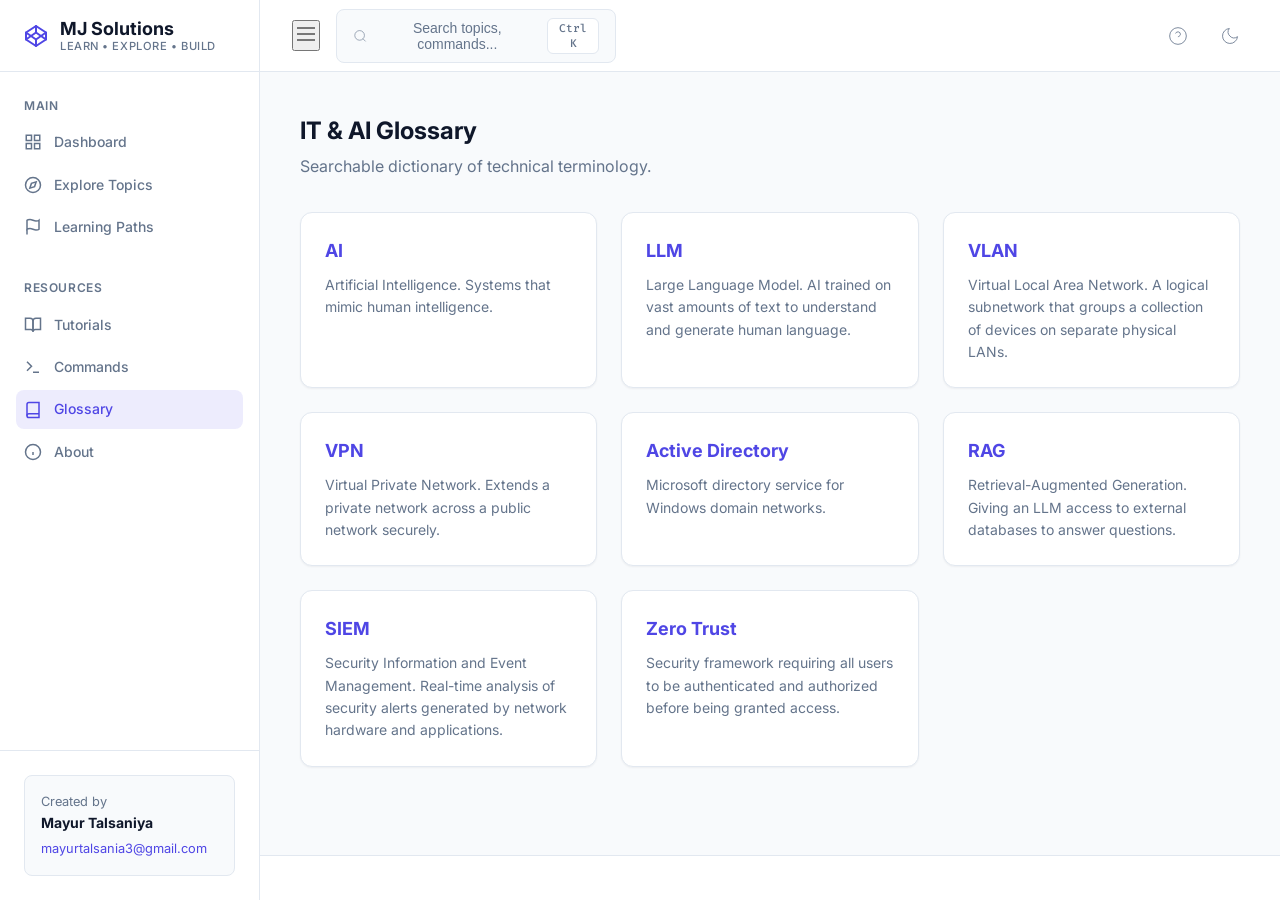
<file: pages/glossary.html>
<!DOCTYPE html>
<html lang="en" data-theme="light">
<head>
  <meta charset="UTF-8">
  <meta name="viewport" content="width=device-width, initial-scale=1.0">
  <title>Glossary - MJ Solutions</title>
  <link rel="stylesheet" href="../css/style.css">
  <link rel="stylesheet" href="../css/components.css">
  <link rel="stylesheet" href="../css/responsive.css">
</head>
<body>

<div class="app-layout">
  <!-- Sidebar -->
  <aside class="sidebar" id="sidebar">
    <div class="sidebar-header">
      <a href="../index.html" class="logo">
        <svg class="logo-icon" viewBox="0 0 24 24" width="24" height="24" stroke="currentColor" stroke-width="2" fill="none" stroke-linecap="round" stroke-linejoin="round"><polygon points="12 2 22 8.5 22 15.5 12 22 2 15.5 2 8.5 12 2"></polygon><line x1="12" y1="22" x2="12" y2="15.5"></line><polyline points="22 8.5 12 15.5 2 8.5"></polyline><polyline points="2 15.5 12 8.5 22 15.5"></polyline><line x1="12" y1="2" x2="12" y2="8.5"></line></svg>
        <div class="logo-text">
          <span>MJ Solutions</span>
          <span class="logo-subtitle">Learn • Explore • Build</span>
        </div>
      </a>
      <button class="mobile-close-btn" id="close-sidebar-btn" aria-label="Close navigation">
        <svg viewBox="0 0 24 24" width="24" height="24" fill="none" stroke="currentColor"><line x1="18" y1="6" x2="6" y2="18"></line><line x1="6" y1="6" x2="18" y2="18"></line></svg>
      </button>
    </div>
    
    <nav class="sidebar-nav">
      <div class="nav-group">
        <h3 class="nav-group-title">Main</h3>
        <ul>
          <li><a href="../index.html" class="nav-link"><svg viewBox="0 0 24 24" fill="none" stroke="currentColor"><rect x="3" y="3" width="7" height="7"></rect><rect x="14" y="3" width="7" height="7"></rect><rect x="14" y="14" width="7" height="7"></rect><rect x="3" y="14" width="7" height="7"></rect></svg> Dashboard</a></li>
          <li><a href="topics.html" class="nav-link"><svg viewBox="0 0 24 24" fill="none" stroke="currentColor"><circle cx="12" cy="12" r="10"></circle><polygon points="16.24 7.76 14.12 14.12 7.76 16.24 9.88 9.88 16.24 7.76"></polygon></svg> Explore Topics</a></li>
          <li><a href="topics.html#paths" class="nav-link"><svg viewBox="0 0 24 24" fill="none" stroke="currentColor"><path d="M4 15s1-1 4-1 5 2 8 2 4-1 4-1V3s-1 1-4 1-5-2-8-2-4 1-4 1z"></path><line x1="4" y1="22" x2="4" y2="15"></line></svg> Learning Paths</a></li>
        </ul>
      </div>
      <div class="nav-group">
        <h3 class="nav-group-title">Resources</h3>
        <ul>
          <li><a href="tutorials.html" class="nav-link"><svg viewBox="0 0 24 24" fill="none" stroke="currentColor"><path d="M2 3h6a4 4 0 0 1 4 4v14a3 3 0 0 0-3-3H2z"></path><path d="M22 3h-6a4 4 0 0 0-4 4v14a3 3 0 0 1 3-3h7z"></path></svg> Tutorials</a></li>
          <li><a href="commands.html" class="nav-link"><svg viewBox="0 0 24 24" fill="none" stroke="currentColor"><polyline points="4 17 10 11 4 5"></polyline><line x1="12" y1="19" x2="20" y2="19"></line></svg> Commands</a></li>
          <li><a href="glossary.html" class="nav-link active"><svg viewBox="0 0 24 24" fill="none" stroke="currentColor"><path d="M4 19.5A2.5 2.5 0 0 1 6.5 17H20"></path><path d="M6.5 2H20v20H6.5A2.5 2.5 0 0 1 4 19.5v-15A2.5 2.5 0 0 1 6.5 2z"></path></svg> Glossary</a></li>
          <li><a href="about.html" class="nav-link"><svg viewBox="0 0 24 24" fill="none" stroke="currentColor"><circle cx="12" cy="12" r="10"></circle><line x1="12" y1="16" x2="12" y2="12"></line><line x1="12" y1="8" x2="12.01" y2="8"></line></svg> About</a></li>
        </ul>
      </div>
    </nav>
    
    <div class="sidebar-footer">
      <div class="creator-card">
        <span>Created by</span>
        <strong>Mayur Talsaniya</strong>
        <a href="mailto:mayurtalsania3@gmail.com" style="color: var(--color-primary)">mayurtalsania3@gmail.com</a>
      </div>
    </div>
  </aside>

  <!-- Main Wrapper -->
  <div class="main-wrapper">
    <!-- Header -->
    <header class="top-header">
      <div class="header-left">
        <button class="mobile-menu-btn" id="mobile-menu-btn" aria-label="Open menu">
          <svg viewBox="0 0 24 24" fill="none" stroke="currentColor" width="24" height="24"><line x1="3" y1="12" x2="21" y2="12"></line><line x1="3" y1="6" x2="21" y2="6"></line><line x1="3" y1="18" x2="21" y2="18"></line></svg>
        </button>
        <button class="search-trigger" id="search-trigger">
          <svg viewBox="0 0 24 24" fill="none" stroke="currentColor" width="16" height="16"><circle cx="11" cy="11" r="8"></circle><line x1="21" y1="21" x2="16.65" y2="16.65"></line></svg>
          Search topics, commands...
          <span class="search-shortcut">Ctrl K</span>
        </button>
      </div>
      <div class="header-right">
        <button class="icon-btn" aria-label="Help"><svg viewBox="0 0 24 24" fill="none" stroke="currentColor"><circle cx="12" cy="12" r="10"></circle><path d="M9.09 9a3 3 0 0 1 5.83 1c0 2-3 3-3 3"></path><line x1="12" y1="17" x2="12.01" y2="17"></line></svg></button>
        <button class="icon-btn" id="theme-toggle" aria-label="Toggle theme"><svg viewBox="0 0 24 24" fill="none" stroke="currentColor"><path d="M21 12.79A9 9 0 1 1 11.21 3 7 7 0 0 0 21 12.79z"></path></svg></button>
      </div>
    </header>

    <!-- Content -->
    <main class="content-container">
      <section>
        <div class="section-header">
          <div>
            <h2 class="section-title">IT & AI Glossary</h2>
            <p class="section-desc">Searchable dictionary of technical terminology.</p>
          </div>
        </div>
        
        <div class="card-grid" id="glossary-grid">
          <!-- Dynamically populated by app.js -->
        </div>
      </section>
    </main>

    <!-- Footer -->
    <footer class="site-footer">
      <div class="footer-grid">
        <div class="footer-brand">
          <h3>
            <svg viewBox="0 0 24 24" width="20" height="20" stroke="currentColor" stroke-width="2" fill="none" stroke-linecap="round" stroke-linejoin="round" style="color: var(--color-primary)"><polygon points="12 2 22 8.5 22 15.5 12 22 2 15.5 2 8.5 12 2"></polygon><line x1="12" y1="22" x2="12" y2="15.5"></line><polyline points="22 8.5 12 15.5 2 8.5"></polyline><polyline points="2 15.5 12 8.5 22 15.5"></polyline><line x1="12" y1="2" x2="12" y2="8.5"></line></svg>
            MJ Solutions
          </h3>
          <p>Learn • Explore • Build • Share</p>
        </div>
        <div class="footer-nav">
          <h4>Navigation</h4>
          <ul>
            <li><a href="../index.html">Home</a></li>
            <li><a href="topics.html">Topics</a></li>
            <li><a href="topics.html#paths">Learning Paths</a></li>
            <li><a href="tutorials.html">Tutorials</a></li>
          </ul>
        </div>
        <div class="footer-nav">
          <h4>Resources</h4>
          <ul>
            <li><a href="commands.html">Commands</a></li>
            <li><a href="glossary.html">Glossary</a></li>
            <li><a href="about.html">About</a></li>
          </ul>
        </div>
      </div>
      <div class="footer-bottom">
        <div>© 2026 MJ Solutions. All rights reserved.</div>
        <div>Created by <strong>Mayur Talsaniya</strong> ✉ <a href="mailto:mayurtalsania3@gmail.com">mayurtalsania3@gmail.com</a></div>
      </div>
    </footer>
  </div>
</div>

<!-- Command Palette Overlay -->
<div class="palette-overlay" id="palette-overlay">
  <div class="palette-container">
    <div class="palette-header">
      <svg viewBox="0 0 24 24" fill="none" stroke="currentColor" width="20" height="20" style="color: var(--color-text-muted)"><circle cx="11" cy="11" r="8"></circle><line x1="21" y1="21" x2="16.65" y2="16.65"></line></svg>
      <input type="text" class="palette-input" id="palette-input" placeholder="Search MJ Solutions..." autocomplete="off">
    </div>
    <div class="palette-results" id="palette-results"></div>
    <div class="palette-footer">
      <span><kbd>↑</kbd> <kbd>↓</kbd> to navigate</span>
      <span><kbd>Enter</kbd> to select</span>
      <span><kbd>ESC</kbd> to close</span>
    </div>
  </div>
</div>

<script src="../js/data.js"></script>
<script src="../js/theme.js"></script>
<script src="../js/navigation.js"></script>
<script src="../js/search.js"></script>
<script src="../js/app.js"></script>
</body>
</html>
</file>
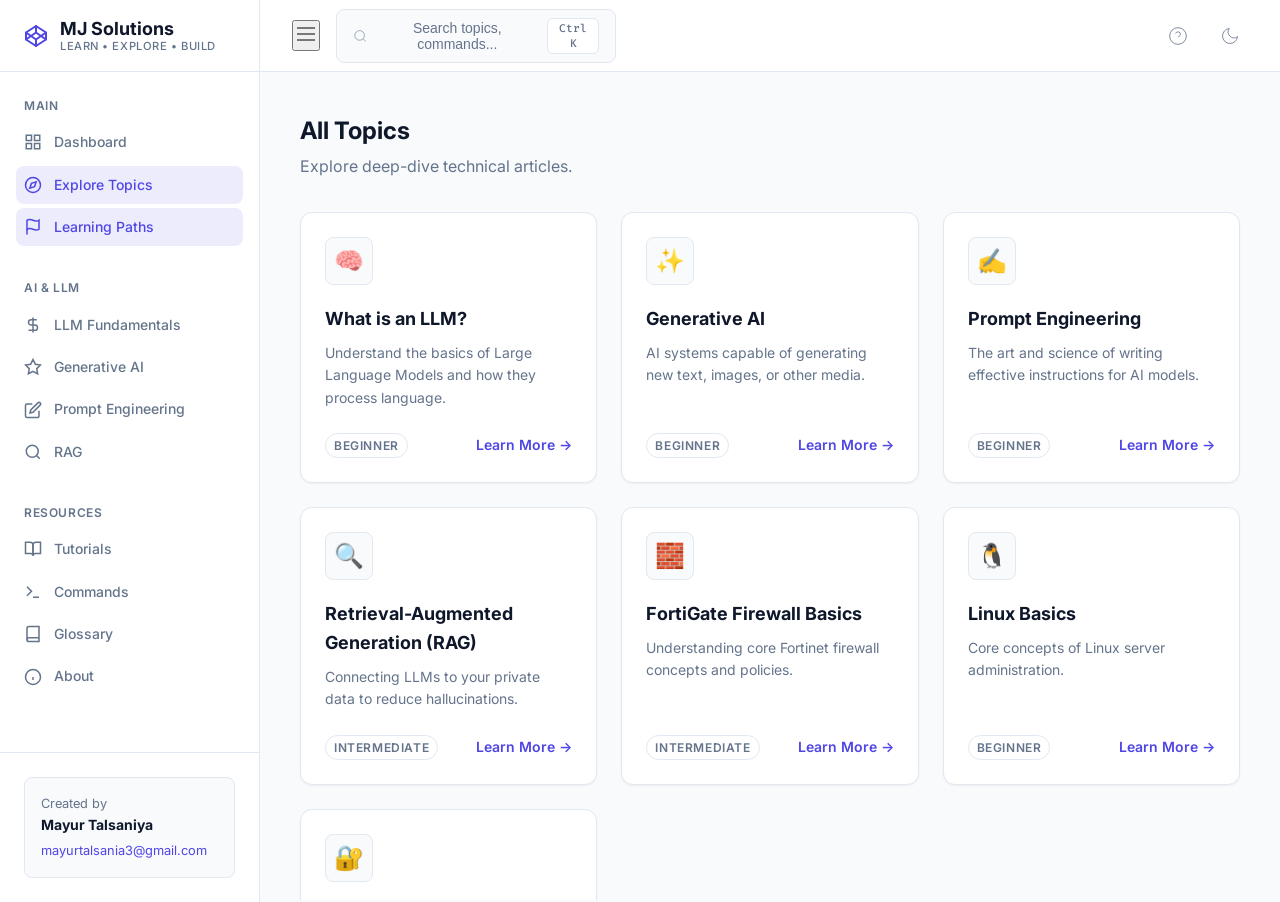
<file: pages/topics.html>
<!DOCTYPE html>
<html lang="en" data-theme="light">
<head>
  <meta charset="UTF-8">
  <meta name="viewport" content="width=device-width, initial-scale=1.0">
  <title>Topics & Paths - MJ Solutions</title>
  <link rel="stylesheet" href="../css/style.css">
  <link rel="stylesheet" href="../css/components.css">
  <link rel="stylesheet" href="../css/responsive.css">
</head>
<body>

<div class="app-layout">
  <!-- Sidebar -->
  <aside class="sidebar" id="sidebar">
    <div class="sidebar-header">
      <a href="../index.html" class="logo">
        <svg class="logo-icon" viewBox="0 0 24 24" width="24" height="24" stroke="currentColor" stroke-width="2" fill="none" stroke-linecap="round" stroke-linejoin="round"><polygon points="12 2 22 8.5 22 15.5 12 22 2 15.5 2 8.5 12 2"></polygon><line x1="12" y1="22" x2="12" y2="15.5"></line><polyline points="22 8.5 12 15.5 2 8.5"></polyline><polyline points="2 15.5 12 8.5 22 15.5"></polyline><line x1="12" y1="2" x2="12" y2="8.5"></line></svg>
        <div class="logo-text">
          <span>MJ Solutions</span>
          <span class="logo-subtitle">Learn • Explore • Build</span>
        </div>
      </a>
      <button class="mobile-close-btn" id="close-sidebar-btn" aria-label="Close navigation">
        <svg viewBox="0 0 24 24" width="24" height="24" fill="none" stroke="currentColor"><line x1="18" y1="6" x2="6" y2="18"></line><line x1="6" y1="6" x2="18" y2="18"></line></svg>
      </button>
    </div>
    
    <nav class="sidebar-nav">
      <div class="nav-group">
        <h3 class="nav-group-title">Main</h3>
        <ul>
          <li><a href="../index.html" class="nav-link"><svg viewBox="0 0 24 24" fill="none" stroke="currentColor"><rect x="3" y="3" width="7" height="7"></rect><rect x="14" y="3" width="7" height="7"></rect><rect x="14" y="14" width="7" height="7"></rect><rect x="3" y="14" width="7" height="7"></rect></svg> Dashboard</a></li>
          <li><a href="topics.html" class="nav-link active"><svg viewBox="0 0 24 24" fill="none" stroke="currentColor"><circle cx="12" cy="12" r="10"></circle><polygon points="16.24 7.76 14.12 14.12 7.76 16.24 9.88 9.88 16.24 7.76"></polygon></svg> Explore Topics</a></li>
          <li><a href="topics.html#paths" class="nav-link"><svg viewBox="0 0 24 24" fill="none" stroke="currentColor"><path d="M4 15s1-1 4-1 5 2 8 2 4-1 4-1V3s-1 1-4 1-5-2-8-2-4 1-4 1z"></path><line x1="4" y1="22" x2="4" y2="15"></line></svg> Learning Paths</a></li>
        </ul>
      </div>
      <!-- Additional nav omitted for brevity, keeping it identical structure -->
      <div class="nav-group">
        <h3 class="nav-group-title">AI & LLM</h3>
        <ul>
          <li><a href="#" onclick="openTopicModal('what-is-llm'); return false;" class="nav-link"><svg viewBox="0 0 24 24" fill="none" stroke="currentColor"><path d="M12 2v20M17 5H9.5a3.5 3.5 0 0 0 0 7h5a3.5 3.5 0 0 1 0 7H6"></path></svg> LLM Fundamentals</a></li>
          <li><a href="#" onclick="openTopicModal('generative-ai'); return false;" class="nav-link"><svg viewBox="0 0 24 24" fill="none" stroke="currentColor"><polygon points="12 2 15.09 8.26 22 9.27 17 14.14 18.18 21.02 12 17.77 5.82 21.02 7 14.14 2 9.27 8.91 8.26 12 2"></polygon></svg> Generative AI</a></li>
          <li><a href="#" onclick="openTopicModal('prompt-engineering'); return false;" class="nav-link"><svg viewBox="0 0 24 24" fill="none" stroke="currentColor"><path d="M11 4H4a2 2 0 0 0-2 2v14a2 2 0 0 0 2 2h14a2 2 0 0 0 2-2v-7"></path><path d="M18.5 2.5a2.121 2.121 0 0 1 3 3L12 15l-4 1 1-4 9.5-9.5z"></path></svg> Prompt Engineering</a></li>
          <li><a href="#" onclick="openTopicModal('rag'); return false;" class="nav-link"><svg viewBox="0 0 24 24" fill="none" stroke="currentColor"><circle cx="11" cy="11" r="8"></circle><line x1="21" y1="21" x2="16.65" y2="16.65"></line></svg> RAG</a></li>
        </ul>
      </div>
      <div class="nav-group">
        <h3 class="nav-group-title">Resources</h3>
        <ul>
          <li><a href="tutorials.html" class="nav-link"><svg viewBox="0 0 24 24" fill="none" stroke="currentColor"><path d="M2 3h6a4 4 0 0 1 4 4v14a3 3 0 0 0-3-3H2z"></path><path d="M22 3h-6a4 4 0 0 0-4 4v14a3 3 0 0 1 3-3h7z"></path></svg> Tutorials</a></li>
          <li><a href="commands.html" class="nav-link"><svg viewBox="0 0 24 24" fill="none" stroke="currentColor"><polyline points="4 17 10 11 4 5"></polyline><line x1="12" y1="19" x2="20" y2="19"></line></svg> Commands</a></li>
          <li><a href="glossary.html" class="nav-link"><svg viewBox="0 0 24 24" fill="none" stroke="currentColor"><path d="M4 19.5A2.5 2.5 0 0 1 6.5 17H20"></path><path d="M6.5 2H20v20H6.5A2.5 2.5 0 0 1 4 19.5v-15A2.5 2.5 0 0 1 6.5 2z"></path></svg> Glossary</a></li>
          <li><a href="about.html" class="nav-link"><svg viewBox="0 0 24 24" fill="none" stroke="currentColor"><circle cx="12" cy="12" r="10"></circle><line x1="12" y1="16" x2="12" y2="12"></line><line x1="12" y1="8" x2="12.01" y2="8"></line></svg> About</a></li>
        </ul>
      </div>
    </nav>
    
    <div class="sidebar-footer">
      <div class="creator-card">
        <span>Created by</span>
        <strong>Mayur Talsaniya</strong>
        <a href="mailto:mayurtalsania3@gmail.com" style="color: var(--color-primary)">mayurtalsania3@gmail.com</a>
      </div>
    </div>
  </aside>

  <!-- Main Wrapper -->
  <div class="main-wrapper">
    <!-- Header -->
    <header class="top-header">
      <div class="header-left">
        <button class="mobile-menu-btn" id="mobile-menu-btn" aria-label="Open menu">
          <svg viewBox="0 0 24 24" fill="none" stroke="currentColor" width="24" height="24"><line x1="3" y1="12" x2="21" y2="12"></line><line x1="3" y1="6" x2="21" y2="6"></line><line x1="3" y1="18" x2="21" y2="18"></line></svg>
        </button>
        <button class="search-trigger" id="search-trigger">
          <svg viewBox="0 0 24 24" fill="none" stroke="currentColor" width="16" height="16"><circle cx="11" cy="11" r="8"></circle><line x1="21" y1="21" x2="16.65" y2="16.65"></line></svg>
          Search topics, commands...
          <span class="search-shortcut">Ctrl K</span>
        </button>
      </div>
      <div class="header-right">
        <button class="icon-btn" aria-label="Help"><svg viewBox="0 0 24 24" fill="none" stroke="currentColor"><circle cx="12" cy="12" r="10"></circle><path d="M9.09 9a3 3 0 0 1 5.83 1c0 2-3 3-3 3"></path><line x1="12" y1="17" x2="12.01" y2="17"></line></svg></button>
        <button class="icon-btn" id="theme-toggle" aria-label="Toggle theme"><svg viewBox="0 0 24 24" fill="none" stroke="currentColor"><path d="M21 12.79A9 9 0 1 1 11.21 3 7 7 0 0 0 21 12.79z"></path></svg></button>
      </div>
    </header>

    <!-- Content -->
    <main class="content-container">
      
      <!-- Topics Grid -->
      <section>
        <div class="section-header">
          <div>
            <h2 class="section-title">All Topics</h2>
            <p class="section-desc">Explore deep-dive technical articles.</p>
          </div>
        </div>
        <div class="card-grid" id="topic-grid">
          <!-- Dynamically populated by app.js -->
        </div>
      </section>

      <!-- Learning Paths -->
      <section id="paths" style="margin-top: 4rem;">
        <div class="section-header">
          <div>
            <h2 class="section-title">Learning Paths</h2>
            <p class="section-desc">Structured curriculums for mastering IT roles.</p>
          </div>
        </div>
        <div class="card-grid" id="paths-grid">
          <!-- Dynamically populated by app.js -->
        </div>
      </section>

    </main>

    <!-- Footer -->
    <footer class="site-footer">
      <div class="footer-grid">
        <div class="footer-brand">
          <h3>
            <svg viewBox="0 0 24 24" width="20" height="20" stroke="currentColor" stroke-width="2" fill="none" stroke-linecap="round" stroke-linejoin="round" style="color: var(--color-primary)"><polygon points="12 2 22 8.5 22 15.5 12 22 2 15.5 2 8.5 12 2"></polygon><line x1="12" y1="22" x2="12" y2="15.5"></line><polyline points="22 8.5 12 15.5 2 8.5"></polyline><polyline points="2 15.5 12 8.5 22 15.5"></polyline><line x1="12" y1="2" x2="12" y2="8.5"></line></svg>
            MJ Solutions
          </h3>
          <p>Learn • Explore • Build • Share</p>
        </div>
        <div class="footer-nav">
          <h4>Navigation</h4>
          <ul>
            <li><a href="../index.html">Home</a></li>
            <li><a href="topics.html">Topics</a></li>
            <li><a href="topics.html#paths">Learning Paths</a></li>
            <li><a href="tutorials.html">Tutorials</a></li>
          </ul>
        </div>
        <div class="footer-nav">
          <h4>Resources</h4>
          <ul>
            <li><a href="commands.html">Commands</a></li>
            <li><a href="glossary.html">Glossary</a></li>
            <li><a href="about.html">About</a></li>
          </ul>
        </div>
      </div>
      <div class="footer-bottom">
        <div>© 2026 MJ Solutions. All rights reserved.</div>
        <div>Created by <strong>Mayur Talsaniya</strong> ✉ <a href="mailto:mayurtalsania3@gmail.com">mayurtalsania3@gmail.com</a></div>
      </div>
    </footer>
  </div>
</div>

<!-- Command Palette Overlay -->
<div class="palette-overlay" id="palette-overlay">
  <div class="palette-container">
    <div class="palette-header">
      <svg viewBox="0 0 24 24" fill="none" stroke="currentColor" width="20" height="20" style="color: var(--color-text-muted)"><circle cx="11" cy="11" r="8"></circle><line x1="21" y1="21" x2="16.65" y2="16.65"></line></svg>
      <input type="text" class="palette-input" id="palette-input" placeholder="Search MJ Solutions..." autocomplete="off">
    </div>
    <div class="palette-results" id="palette-results"></div>
    <div class="palette-footer">
      <span><kbd>↑</kbd> <kbd>↓</kbd> to navigate</span>
      <span><kbd>Enter</kbd> to select</span>
      <span><kbd>ESC</kbd> to close</span>
    </div>
  </div>
</div>

<!-- Modern Slide-over Topic Detail Panel -->
<div class="slide-over-overlay" id="slide-over">
  <div class="slide-over-panel">
    <div class="panel-header">
      <div>
        <h2 id="slide-title" style="font-size: 1.5rem; color: var(--color-text); margin-bottom: 0.5rem; display: flex; align-items: center; gap: 0.5rem;">Topic Title</h2>
        <div id="slide-meta" style="display: flex; gap: 0.5rem;"></div>
      </div>
      <button class="panel-close" id="close-slide">
        <svg viewBox="0 0 24 24" fill="none" stroke="currentColor" width="20" height="20"><line x1="18" y1="6" x2="6" y2="18"></line><line x1="6" y1="6" x2="18" y2="18"></line></svg>
      </button>
    </div>
    <div class="panel-tabs">
      <button class="tab-btn active" data-target="tab-overview">Overview</button>
      <button class="tab-btn" data-target="tab-architecture">Architecture</button>
      <button class="tab-btn" data-target="tab-security">Security & Best Practices</button>
    </div>
    <div class="panel-body" id="slide-content">
      <!-- Populated by JS -->
    </div>
  </div>
</div>

<!-- JS -->
<script src="../js/data.js"></script>
<script src="../js/theme.js"></script>
<script src="../js/navigation.js"></script>
<script src="../js/search.js"></script>
<script src="../js/app.js"></script>

</body>
</html>
</file>
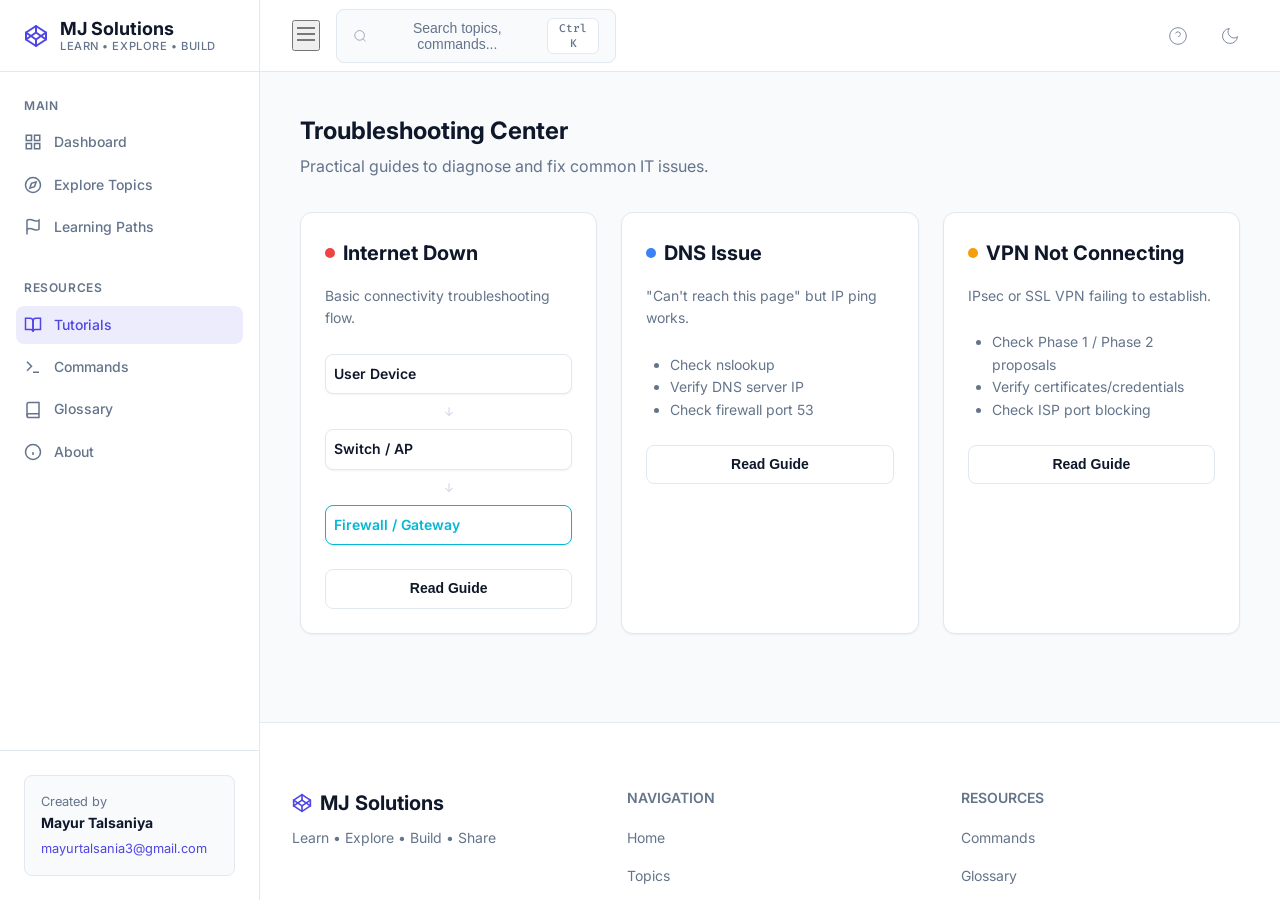
<file: pages/tutorials.html>
<!DOCTYPE html>
<html lang="en" data-theme="light">
<head>
  <meta charset="UTF-8">
  <meta name="viewport" content="width=device-width, initial-scale=1.0">
  <title>Tutorials - MJ Solutions</title>
  <link rel="stylesheet" href="../css/style.css">
  <link rel="stylesheet" href="../css/components.css">
  <link rel="stylesheet" href="../css/responsive.css">
</head>
<body>

<div class="app-layout">
  <!-- Sidebar -->
  <aside class="sidebar" id="sidebar">
    <div class="sidebar-header">
      <a href="../index.html" class="logo">
        <svg class="logo-icon" viewBox="0 0 24 24" width="24" height="24" stroke="currentColor" stroke-width="2" fill="none" stroke-linecap="round" stroke-linejoin="round"><polygon points="12 2 22 8.5 22 15.5 12 22 2 15.5 2 8.5 12 2"></polygon><line x1="12" y1="22" x2="12" y2="15.5"></line><polyline points="22 8.5 12 15.5 2 8.5"></polyline><polyline points="2 15.5 12 8.5 22 15.5"></polyline><line x1="12" y1="2" x2="12" y2="8.5"></line></svg>
        <div class="logo-text">
          <span>MJ Solutions</span>
          <span class="logo-subtitle">Learn • Explore • Build</span>
        </div>
      </a>
      <button class="mobile-close-btn" id="close-sidebar-btn" aria-label="Close navigation">
        <svg viewBox="0 0 24 24" width="24" height="24" fill="none" stroke="currentColor"><line x1="18" y1="6" x2="6" y2="18"></line><line x1="6" y1="6" x2="18" y2="18"></line></svg>
      </button>
    </div>
    
    <nav class="sidebar-nav">
      <div class="nav-group">
        <h3 class="nav-group-title">Main</h3>
        <ul>
          <li><a href="../index.html" class="nav-link"><svg viewBox="0 0 24 24" fill="none" stroke="currentColor"><rect x="3" y="3" width="7" height="7"></rect><rect x="14" y="3" width="7" height="7"></rect><rect x="14" y="14" width="7" height="7"></rect><rect x="3" y="14" width="7" height="7"></rect></svg> Dashboard</a></li>
          <li><a href="topics.html" class="nav-link"><svg viewBox="0 0 24 24" fill="none" stroke="currentColor"><circle cx="12" cy="12" r="10"></circle><polygon points="16.24 7.76 14.12 14.12 7.76 16.24 9.88 9.88 16.24 7.76"></polygon></svg> Explore Topics</a></li>
          <li><a href="topics.html#paths" class="nav-link"><svg viewBox="0 0 24 24" fill="none" stroke="currentColor"><path d="M4 15s1-1 4-1 5 2 8 2 4-1 4-1V3s-1 1-4 1-5-2-8-2-4 1-4 1z"></path><line x1="4" y1="22" x2="4" y2="15"></line></svg> Learning Paths</a></li>
        </ul>
      </div>
      <div class="nav-group">
        <h3 class="nav-group-title">Resources</h3>
        <ul>
          <li><a href="tutorials.html" class="nav-link active"><svg viewBox="0 0 24 24" fill="none" stroke="currentColor"><path d="M2 3h6a4 4 0 0 1 4 4v14a3 3 0 0 0-3-3H2z"></path><path d="M22 3h-6a4 4 0 0 0-4 4v14a3 3 0 0 1 3-3h7z"></path></svg> Tutorials</a></li>
          <li><a href="commands.html" class="nav-link"><svg viewBox="0 0 24 24" fill="none" stroke="currentColor"><polyline points="4 17 10 11 4 5"></polyline><line x1="12" y1="19" x2="20" y2="19"></line></svg> Commands</a></li>
          <li><a href="glossary.html" class="nav-link"><svg viewBox="0 0 24 24" fill="none" stroke="currentColor"><path d="M4 19.5A2.5 2.5 0 0 1 6.5 17H20"></path><path d="M6.5 2H20v20H6.5A2.5 2.5 0 0 1 4 19.5v-15A2.5 2.5 0 0 1 6.5 2z"></path></svg> Glossary</a></li>
          <li><a href="about.html" class="nav-link"><svg viewBox="0 0 24 24" fill="none" stroke="currentColor"><circle cx="12" cy="12" r="10"></circle><line x1="12" y1="16" x2="12" y2="12"></line><line x1="12" y1="8" x2="12.01" y2="8"></line></svg> About</a></li>
        </ul>
      </div>
    </nav>
    
    <div class="sidebar-footer">
      <div class="creator-card">
        <span>Created by</span>
        <strong>Mayur Talsaniya</strong>
        <a href="mailto:mayurtalsania3@gmail.com" style="color: var(--color-primary)">mayurtalsania3@gmail.com</a>
      </div>
    </div>
  </aside>

  <!-- Main Wrapper -->
  <div class="main-wrapper">
    <!-- Header -->
    <header class="top-header">
      <div class="header-left">
        <button class="mobile-menu-btn" id="mobile-menu-btn" aria-label="Open menu">
          <svg viewBox="0 0 24 24" fill="none" stroke="currentColor" width="24" height="24"><line x1="3" y1="12" x2="21" y2="12"></line><line x1="3" y1="6" x2="21" y2="6"></line><line x1="3" y1="18" x2="21" y2="18"></line></svg>
        </button>
        <button class="search-trigger" id="search-trigger">
          <svg viewBox="0 0 24 24" fill="none" stroke="currentColor" width="16" height="16"><circle cx="11" cy="11" r="8"></circle><line x1="21" y1="21" x2="16.65" y2="16.65"></line></svg>
          Search topics, commands...
          <span class="search-shortcut">Ctrl K</span>
        </button>
      </div>
      <div class="header-right">
        <button class="icon-btn" aria-label="Help"><svg viewBox="0 0 24 24" fill="none" stroke="currentColor"><circle cx="12" cy="12" r="10"></circle><path d="M9.09 9a3 3 0 0 1 5.83 1c0 2-3 3-3 3"></path><line x1="12" y1="17" x2="12.01" y2="17"></line></svg></button>
        <button class="icon-btn" id="theme-toggle" aria-label="Toggle theme"><svg viewBox="0 0 24 24" fill="none" stroke="currentColor"><path d="M21 12.79A9 9 0 1 1 11.21 3 7 7 0 0 0 21 12.79z"></path></svg></button>
      </div>
    </header>

    <!-- Content -->
    <main class="content-container">
      <section>
        <div class="section-header">
          <div>
            <h2 class="section-title">Troubleshooting Center</h2>
            <p class="section-desc">Practical guides to diagnose and fix common IT issues.</p>
          </div>
        </div>
        
        <div class="card-grid">
          <div class="path-card" style="padding: 1.5rem">
            <div style="display: flex; gap: 0.5rem; align-items: center; margin-bottom: 1rem;">
              <span style="display: inline-block; width: 10px; height: 10px; background: var(--color-danger); border-radius: 50%;"></span>
              <h3 class="path-title">Internet Down</h3>
            </div>
            <p class="cat-desc">Basic connectivity troubleshooting flow.</p>
            <div class="arch-diagram" style="flex-direction: column; gap: 0.5rem; font-size: 0.75rem; margin-bottom: 1.5rem;">
              <div class="arch-node" style="padding: 0.5rem">User Device</div>
              <div style="text-align: center; color: var(--color-border-hover);">↓</div>
              <div class="arch-node" style="padding: 0.5rem">Switch / AP</div>
              <div style="text-align: center; color: var(--color-border-hover);">↓</div>
              <div class="arch-node accent" style="padding: 0.5rem">Firewall / Gateway</div>
            </div>
            <button class="btn btn-outline" style="width:100%">Read Guide</button>
          </div>

          <div class="path-card" style="padding: 1.5rem">
            <div style="display: flex; gap: 0.5rem; align-items: center; margin-bottom: 1rem;">
              <span style="display: inline-block; width: 10px; height: 10px; background: var(--color-info); border-radius: 50%;"></span>
              <h3 class="path-title">DNS Issue</h3>
            </div>
            <p class="cat-desc">"Can't reach this page" but IP ping works.</p>
            <ul style="color: var(--color-text-muted); font-size:0.875rem; margin-bottom: 1.5rem; list-style: disc; padding-left: 1.5rem;">
              <li>Check nslookup</li>
              <li>Verify DNS server IP</li>
              <li>Check firewall port 53</li>
            </ul>
            <button class="btn btn-outline" style="width:100%">Read Guide</button>
          </div>
          
          <div class="path-card" style="padding: 1.5rem">
            <div style="display: flex; gap: 0.5rem; align-items: center; margin-bottom: 1rem;">
              <span style="display: inline-block; width: 10px; height: 10px; background: var(--color-warning); border-radius: 50%;"></span>
              <h3 class="path-title">VPN Not Connecting</h3>
            </div>
            <p class="cat-desc">IPsec or SSL VPN failing to establish.</p>
            <ul style="color: var(--color-text-muted); font-size:0.875rem; margin-bottom: 1.5rem; list-style: disc; padding-left: 1.5rem;">
              <li>Check Phase 1 / Phase 2 proposals</li>
              <li>Verify certificates/credentials</li>
              <li>Check ISP port blocking</li>
            </ul>
            <button class="btn btn-outline" style="width:100%">Read Guide</button>
          </div>
        </div>
      </section>
    </main>

    <!-- Footer -->
    <footer class="site-footer">
      <div class="footer-grid">
        <div class="footer-brand">
          <h3>
            <svg viewBox="0 0 24 24" width="20" height="20" stroke="currentColor" stroke-width="2" fill="none" stroke-linecap="round" stroke-linejoin="round" style="color: var(--color-primary)"><polygon points="12 2 22 8.5 22 15.5 12 22 2 15.5 2 8.5 12 2"></polygon><line x1="12" y1="22" x2="12" y2="15.5"></line><polyline points="22 8.5 12 15.5 2 8.5"></polyline><polyline points="2 15.5 12 8.5 22 15.5"></polyline><line x1="12" y1="2" x2="12" y2="8.5"></line></svg>
            MJ Solutions
          </h3>
          <p>Learn • Explore • Build • Share</p>
        </div>
        <div class="footer-nav">
          <h4>Navigation</h4>
          <ul>
            <li><a href="../index.html">Home</a></li>
            <li><a href="topics.html">Topics</a></li>
            <li><a href="topics.html#paths">Learning Paths</a></li>
            <li><a href="tutorials.html">Tutorials</a></li>
          </ul>
        </div>
        <div class="footer-nav">
          <h4>Resources</h4>
          <ul>
            <li><a href="commands.html">Commands</a></li>
            <li><a href="glossary.html">Glossary</a></li>
            <li><a href="about.html">About</a></li>
          </ul>
        </div>
      </div>
      <div class="footer-bottom">
        <div>© 2026 MJ Solutions. All rights reserved.</div>
        <div>Created by <strong>Mayur Talsaniya</strong> ✉ <a href="mailto:mayurtalsania3@gmail.com">mayurtalsania3@gmail.com</a></div>
      </div>
    </footer>
  </div>
</div>

<!-- Command Palette Overlay -->
<div class="palette-overlay" id="palette-overlay">
  <div class="palette-container">
    <div class="palette-header">
      <svg viewBox="0 0 24 24" fill="none" stroke="currentColor" width="20" height="20" style="color: var(--color-text-muted)"><circle cx="11" cy="11" r="8"></circle><line x1="21" y1="21" x2="16.65" y2="16.65"></line></svg>
      <input type="text" class="palette-input" id="palette-input" placeholder="Search MJ Solutions..." autocomplete="off">
    </div>
    <div class="palette-results" id="palette-results"></div>
    <div class="palette-footer">
      <span><kbd>↑</kbd> <kbd>↓</kbd> to navigate</span>
      <span><kbd>Enter</kbd> to select</span>
      <span><kbd>ESC</kbd> to close</span>
    </div>
  </div>
</div>

<script src="../js/data.js"></script>
<script src="../js/theme.js"></script>
<script src="../js/navigation.js"></script>
<script src="../js/search.js"></script>
<script src="../js/app.js"></script>
</body>
</html>
</file>
<file: css/style.css>
/* css/style.css - Base Styles & Variables for Enterprise MJ Solutions */
@import url('https://fonts.googleapis.com/css2?family=Inter:wght@300;400;500;600;700&display=swap');
@import url('https://fonts.googleapis.com/css2?family=Fira+Code:wght@400;500;600&display=swap');

:root {
  /* Color System - Light Mode */
  --color-primary: #4f46e5;      /* Indigo 600 */
  --color-primary-hover: #4338ca;/* Indigo 700 */
  --color-accent: #06b6d4;       /* Cyan 500 */
  
  --color-background: #f8fafc;   /* Slate 50 (Cool Gray) */
  --color-surface: #ffffff;      /* White */
  --color-surface-hover: #f1f5f9;/* Slate 100 */
  
  --color-card: #ffffff;
  --color-border: #e2e8f0;       /* Slate 200 */
  --color-border-hover: #cbd5e1; /* Slate 300 */
  
  --color-text: #0f172a;         /* Slate 900 */
  --color-text-muted: #64748b;   /* Slate 500 */
  
  --color-success: #10b981;      /* Emerald 500 */
  --color-success-bg: #d1fae5;
  --color-warning: #f59e0b;      /* Amber 500 */
  --color-warning-bg: #fef3c7;
  --color-danger: #ef4444;       /* Red 500 */
  --color-danger-bg: #fee2e2;
  --color-info: #3b82f6;         /* Blue 500 */
  --color-info-bg: #dbeafe;

  --radius-sm: 0.375rem;
  --radius-md: 0.5rem;
  --radius-lg: 0.75rem;
  --radius-xl: 1rem;
  --radius-full: 9999px;
  
  --shadow-sm: 0 1px 2px 0 rgba(15, 23, 42, 0.05);
  --shadow-md: 0 4px 6px -1px rgba(15, 23, 42, 0.1), 0 2px 4px -1px rgba(15, 23, 42, 0.06);
  --shadow-lg: 0 10px 15px -3px rgba(15, 23, 42, 0.1), 0 4px 6px -2px rgba(15, 23, 42, 0.05);
  
  --font-sans: 'Inter', -apple-system, BlinkMacSystemFont, "Segoe UI", Roboto, sans-serif;
  --font-mono: 'Fira Code', ui-monospace, SFMono-Regular, Menlo, Monaco, Consolas, monospace;
  
  --transition-fast: 150ms cubic-bezier(0.4, 0, 0.2, 1);
  --transition-normal: 250ms cubic-bezier(0.4, 0, 0.2, 1);
}

[data-theme="dark"] {
  /* Color System - Dark Mode */
  --color-primary: #6366f1;      /* Indigo 500 */
  --color-primary-hover: #818cf8;/* Indigo 400 */
  --color-accent: #22d3ee;       /* Cyan 400 */
  
  --color-background: #0b1120;   /* Deep Navy/Charcoal */
  --color-surface: #111827;      /* Gray 900 */
  --color-surface-hover: #1f2937;/* Gray 800 */
  
  --color-card: #1f2937;         /* Gray 800 */
  --color-border: #374151;       /* Gray 700 */
  --color-border-hover: #4b5563; /* Gray 600 */
  
  --color-text: #f8fafc;         /* Slate 50 */
  --color-text-muted: #94a3b8;   /* Slate 400 */
  
  --color-success: #34d399;      /* Emerald 400 */
  --color-success-bg: rgba(16, 185, 129, 0.1);
  --color-warning: #fbbf24;      /* Amber 400 */
  --color-warning-bg: rgba(245, 158, 11, 0.1);
  --color-danger: #f87171;       /* Red 400 */
  --color-danger-bg: rgba(239, 68, 68, 0.1);
  --color-info: #60a5fa;         /* Blue 400 */
  --color-info-bg: rgba(59, 130, 246, 0.1);

  --shadow-md: 0 4px 6px -1px rgba(0, 0, 0, 0.3), 0 2px 4px -1px rgba(0, 0, 0, 0.2);
  --shadow-lg: 0 10px 15px -3px rgba(0, 0, 0, 0.4), 0 4px 6px -2px rgba(0, 0, 0, 0.3);
}

* {
  box-sizing: border-box;
  margin: 0;
  padding: 0;
}

body {
  font-family: var(--font-sans);
  background-color: var(--color-background);
  color: var(--color-text);
  line-height: 1.6;
  -webkit-font-smoothing: antialiased;
  transition: background-color var(--transition-normal), color var(--transition-normal);
}

a {
  color: var(--color-primary);
  text-decoration: none;
  transition: color var(--transition-fast);
}

a:hover {
  color: var(--color-primary-hover);
}

ul, ol { list-style: none; }

/* Layout Architecture */
.app-layout {
  display: flex;
  min-height: 100vh;
  overflow: hidden;
}

/* Sidebar */
.sidebar {
  width: 260px;
  background-color: var(--color-surface);
  border-right: 1px solid var(--color-border);
  display: flex;
  flex-direction: column;
  flex-shrink: 0;
  z-index: 100;
  transition: transform var(--transition-normal);
}

.sidebar-header {
  height: 72px;
  padding: 0 1.5rem;
  display: flex;
  align-items: center;
  border-bottom: 1px solid var(--color-border);
}

.logo {
  display: flex;
  align-items: center;
  gap: 0.75rem;
  font-weight: 700;
  font-size: 1.125rem;
  color: var(--color-text);
}

.logo-icon {
  font-size: 1.25rem;
  color: var(--color-primary);
}

.logo-text {
  display: flex;
  flex-direction: column;
  line-height: 1.2;
}

.logo-subtitle {
  font-size: 0.7rem;
  color: var(--color-text-muted);
  font-weight: 500;
  letter-spacing: 0.05em;
  text-transform: uppercase;
}

.sidebar-nav {
  flex: 1;
  overflow-y: auto;
  padding: 1.5rem 1rem;
}

.nav-group {
  margin-bottom: 2rem;
}

.nav-group-title {
  font-size: 0.75rem;
  text-transform: uppercase;
  letter-spacing: 0.05em;
  color: var(--color-text-muted);
  margin: 0 0.5rem 0.5rem;
  font-weight: 600;
}

.nav-link {
  display: flex;
  align-items: center;
  gap: 0.75rem;
  padding: 0.5rem;
  color: var(--color-text-muted);
  font-size: 0.875rem;
  font-weight: 500;
  border-radius: var(--radius-md);
  transition: all var(--transition-fast);
  margin-bottom: 0.25rem;
}

.nav-link svg {
  width: 18px;
  height: 18px;
  flex-shrink: 0;
  stroke-width: 2;
  transition: color var(--transition-fast);
}

.nav-link:hover {
  background-color: var(--color-surface-hover);
  color: var(--color-text);
}

.nav-link.active {
  background-color: rgba(79, 70, 229, 0.1);
  color: var(--color-primary);
}
[data-theme="dark"] .nav-link.active {
  background-color: rgba(99, 102, 241, 0.15);
}

.nav-link.active svg {
  color: var(--color-primary);
}

.sidebar-footer {
  padding: 1.5rem;
  border-top: 1px solid var(--color-border);
  background-color: var(--color-surface);
}

.creator-card {
  display: flex;
  flex-direction: column;
  font-size: 0.8rem;
  color: var(--color-text-muted);
  background: var(--color-background);
  padding: 1rem;
  border-radius: var(--radius-md);
  border: 1px solid var(--color-border);
}

.creator-card strong {
  color: var(--color-text);
  font-size: 0.875rem;
  margin-bottom: 0.25rem;
}

/* Main Content Area */
.main-wrapper {
  flex: 1;
  display: flex;
  flex-direction: column;
  min-width: 0;
  height: 100vh;
  overflow-y: auto;
  position: relative;
}

/* Header */
.top-header {
  height: 72px;
  background-color: var(--color-surface);
  border-bottom: 1px solid var(--color-border);
  display: flex;
  align-items: center;
  justify-content: space-between;
  padding: 0 2rem;
  position: sticky;
  top: 0;
  z-index: 50;
  flex-shrink: 0;
}

.header-left, .header-right {
  display: flex;
  align-items: center;
  gap: 1rem;
}

/* Palette Search Button */
.search-trigger {
  display: flex;
  align-items: center;
  gap: 0.75rem;
  width: 280px;
  padding: 0.5rem 1rem;
  background-color: var(--color-background);
  border: 1px solid var(--color-border);
  border-radius: var(--radius-md);
  color: var(--color-text-muted);
  font-size: 0.875rem;
  cursor: pointer;
  transition: all var(--transition-fast);
}

.search-trigger:hover {
  border-color: var(--color-border-hover);
  color: var(--color-text);
}

.search-shortcut {
  margin-left: auto;
  background-color: var(--color-surface);
  border: 1px solid var(--color-border);
  padding: 0.125rem 0.375rem;
  border-radius: var(--radius-sm);
  font-size: 0.7rem;
  font-family: var(--font-mono);
  font-weight: 500;
}

/* Icon Buttons */
.icon-btn {
  background: transparent;
  border: 1px solid transparent;
  color: var(--color-text-muted);
  width: 36px;
  height: 36px;
  border-radius: var(--radius-full);
  display: flex;
  align-items: center;
  justify-content: center;
  cursor: pointer;
  transition: all var(--transition-fast);
}

.icon-btn:hover {
  background-color: var(--color-surface-hover);
  color: var(--color-text);
}

.mobile-close-btn {
  display: none;
  background: transparent;
  border: none;
  color: var(--color-text-muted);
  cursor: pointer;
  padding: 0.5rem;
  border-radius: var(--radius-md);
  transition: all 0.2s;
}

.mobile-close-btn:hover {
  background: var(--color-surface);
  color: var(--color-text);
}

.icon-btn svg {
  width: 20px;
  height: 20px;
}

/* Content Container */
.content-container {
  padding: 2.5rem;
  max-width: 1400px;
  margin: 0 auto;
  width: 100%;
}

/* Footer */
.site-footer {
  background-color: var(--color-surface);
  border-top: 1px solid var(--color-border);
  padding: 4rem 2rem;
  margin-top: auto;
}

.footer-grid {
  display: grid;
  grid-template-columns: repeat(auto-fit, minmax(200px, 1fr));
  gap: 3rem;
  max-width: 1400px;
  margin: 0 auto;
}

.footer-brand h3 {
  font-size: 1.25rem;
  font-weight: 700;
  margin-bottom: 0.5rem;
  color: var(--color-text);
  display: flex;
  align-items: center;
  gap: 0.5rem;
}

.footer-brand p {
  color: var(--color-text-muted);
  font-size: 0.875rem;
}

.footer-nav h4 {
  font-size: 0.875rem;
  text-transform: uppercase;
  color: var(--color-text-muted);
  font-weight: 600;
  margin-bottom: 1rem;
}

.footer-nav ul {
  display: flex;
  flex-direction: column;
  gap: 0.75rem;
}

.footer-nav a {
  color: var(--color-text-muted);
  font-size: 0.875rem;
}

.footer-nav a:hover {
  color: var(--color-primary);
}

.footer-bottom {
  max-width: 1400px;
  margin: 3rem auto 0;
  padding-top: 2rem;
  border-top: 1px solid var(--color-border);
  display: flex;
  justify-content: space-between;
  align-items: center;
  font-size: 0.875rem;
  color: var(--color-text-muted);
}

/* Typography Utilities */
.section-header {
  margin-bottom: 2rem;
  display: flex;
  align-items: flex-end;
  justify-content: space-between;
}

.section-title {
  font-size: 1.5rem;
  font-weight: 700;
  color: var(--color-text);
}

.section-desc {
  color: var(--color-text-muted);
  font-size: 1rem;
  margin-top: 0.25rem;
}

/* Reduced Motion */
@media (prefers-reduced-motion: reduce) {
  * {
    animation-duration: 0.01ms !important;
    animation-iteration-count: 1 !important;
    transition-duration: 0.01ms !important;
    scroll-behavior: auto !important;
  }
}
</file>
<file: css/components.css>
/* css/components.css - UI Components */

/* Buttons */
.btn {
  display: inline-flex;
  align-items: center;
  justify-content: center;
  gap: 0.5rem;
  padding: 0.625rem 1.25rem;
  font-size: 0.875rem;
  font-weight: 600;
  border-radius: var(--radius-md);
  border: 1px solid transparent;
  cursor: pointer;
  transition: all var(--transition-fast);
  line-height: 1.25;
}

.btn-primary {
  background-color: var(--color-primary);
  color: #ffffff;
  box-shadow: var(--shadow-sm);
}

.btn-primary:hover {
  background-color: var(--color-primary-hover);
  transform: translateY(-1px);
  box-shadow: var(--shadow-md);
}

.btn-outline {
  background-color: var(--color-surface);
  border-color: var(--color-border);
  color: var(--color-text);
}

.btn-outline:hover {
  background-color: var(--color-surface-hover);
  border-color: var(--color-border-hover);
}

/* Badges */
.badge {
  display: inline-flex;
  align-items: center;
  padding: 0.125rem 0.5rem;
  border-radius: var(--radius-full);
  font-size: 0.75rem;
  font-weight: 600;
  text-transform: uppercase;
  letter-spacing: 0.05em;
}

.badge-outline { border: 1px solid var(--color-border); color: var(--color-text-muted); }
.badge-info { background: var(--color-info-bg); color: var(--color-info); }
.badge-success { background: var(--color-success-bg); color: var(--color-success); }
.badge-warning { background: var(--color-warning-bg); color: var(--color-warning); }
.badge-danger { background: var(--color-danger-bg); color: var(--color-danger); }

/* Hero Section */
.hero-compact {
  display: flex;
  flex-direction: row;
  align-items: center;
  justify-content: space-between;
  gap: 3rem;
  background: var(--color-surface);
  border: 1px solid var(--color-border);
  border-radius: var(--radius-xl);
  padding: 3rem;
  margin-bottom: 3rem;
  position: relative;
  overflow: hidden;
  box-shadow: var(--shadow-sm);
}

.hero-content {
  flex: 1;
  max-width: 600px;
  z-index: 2;
}

.hero-badge {
  display: inline-block;
  padding: 0.25rem 0.75rem;
  background: rgba(6, 182, 212, 0.1);
  color: var(--color-accent);
  border: 1px solid rgba(6, 182, 212, 0.2);
  border-radius: var(--radius-full);
  font-size: 0.75rem;
  font-weight: 600;
  letter-spacing: 0.05em;
  margin-bottom: 1.5rem;
}

.hero-content h1 {
  font-size: 2.5rem;
  font-weight: 800;
  line-height: 1.1;
  letter-spacing: -0.02em;
  margin-bottom: 1rem;
  color: var(--color-text);
}

.hero-content p {
  font-size: 1.125rem;
  color: var(--color-text-muted);
  margin-bottom: 2rem;
}

.hero-actions {
  display: flex;
  gap: 1rem;
}

.hero-visual {
  flex: 1;
  display: flex;
  justify-content: center;
  align-items: center;
  position: relative;
  height: 200px;
  z-index: 1;
}

/* CSS Architecture Diagram inside Hero */
.arch-diagram {
  position: relative;
  display: flex;
  gap: 2rem;
}

.arch-node-group {
  display: flex;
  flex-direction: column;
  gap: 1rem;
}

.arch-node {
  background: var(--color-card);
  border: 1px solid var(--color-border);
  padding: 0.75rem 1.5rem;
  border-radius: var(--radius-md);
  font-weight: 600;
  font-size: 0.875rem;
  color: var(--color-text);
  box-shadow: var(--shadow-sm);
  position: relative;
  z-index: 2;
}

.arch-node.accent {
  border-color: var(--color-accent);
  color: var(--color-accent);
}

.arch-lines {
  position: absolute;
  top: 50%;
  left: 0;
  right: 0;
  height: 2px;
  background: var(--color-border);
  z-index: 1;
  transform: translateY(-50%);
}

/* KPI Stats */
.kpi-grid {
  display: grid;
  grid-template-columns: repeat(auto-fit, minmax(200px, 1fr));
  gap: 1.5rem;
  margin-bottom: 3rem;
}

.kpi-card {
  background: var(--color-surface);
  border: 1px solid var(--color-border);
  border-radius: var(--radius-lg);
  padding: 1.5rem;
  display: flex;
  align-items: flex-start;
  gap: 1rem;
  box-shadow: var(--shadow-sm);
}

.kpi-icon {
  background: rgba(79, 70, 229, 0.1);
  color: var(--color-primary);
  width: 48px;
  height: 48px;
  border-radius: var(--radius-md);
  display: flex;
  align-items: center;
  justify-content: center;
  font-size: 1.5rem;
}
[data-theme="dark"] .kpi-icon {
  background: rgba(99, 102, 241, 0.15);
}

.kpi-content {
  display: flex;
  flex-direction: column;
}

.kpi-value {
  font-size: 2rem;
  font-weight: 700;
  line-height: 1;
  color: var(--color-text);
  margin-bottom: 0.25rem;
}

.kpi-label {
  font-size: 0.875rem;
  color: var(--color-text-muted);
  font-weight: 500;
}

/* Category Cards */
.card-grid {
  display: grid;
  grid-template-columns: repeat(auto-fill, minmax(280px, 1fr));
  gap: 1.5rem;
  margin-bottom: 3rem;
}

.category-card {
  background: var(--color-card);
  border: 1px solid var(--color-border);
  border-radius: var(--radius-lg);
  padding: 1.5rem;
  display: flex;
  flex-direction: column;
  transition: all var(--transition-normal);
  cursor: pointer;
  box-shadow: var(--shadow-sm);
  position: relative;
  overflow: hidden;
}

.category-card:hover {
  transform: translateY(-4px);
  box-shadow: var(--shadow-md);
  border-color: var(--color-primary);
}

.cat-icon-container {
  width: 48px;
  height: 48px;
  background: var(--color-background);
  border: 1px solid var(--color-border);
  border-radius: var(--radius-md);
  display: flex;
  align-items: center;
  justify-content: center;
  font-size: 1.5rem;
  margin-bottom: 1.25rem;
  transition: all var(--transition-normal);
}

.category-card:hover .cat-icon-container {
  background: rgba(79, 70, 229, 0.1);
  border-color: var(--color-primary);
  color: var(--color-primary);
}

.cat-title {
  font-size: 1.125rem;
  font-weight: 700;
  color: var(--color-text);
  margin-bottom: 0.5rem;
}

.cat-desc {
  font-size: 0.875rem;
  color: var(--color-text-muted);
  margin-bottom: 1.5rem;
  flex: 1;
}

.cat-footer {
  display: flex;
  justify-content: space-between;
  align-items: center;
  font-size: 0.875rem;
  font-weight: 600;
  color: var(--color-text-muted);
}

.cat-arrow {
  color: var(--color-primary);
  transition: transform var(--transition-fast);
}

.category-card:hover .cat-arrow {
  transform: translateX(4px);
}

/* Horizontal Cards (Popular/Recent) */
.horizontal-card {
  display: flex;
  align-items: center;
  justify-content: space-between;
  background: var(--color-card);
  border: 1px solid var(--color-border);
  border-radius: var(--radius-md);
  padding: 1rem 1.25rem;
  transition: all var(--transition-fast);
  cursor: pointer;
  margin-bottom: 1rem;
}

.horizontal-card:hover {
  border-color: var(--color-accent);
  background: var(--color-surface-hover);
}

.hc-left {
  display: flex;
  flex-direction: column;
}

.hc-title {
  font-weight: 600;
  color: var(--color-text);
  font-size: 1rem;
  margin-bottom: 0.25rem;
}

.hc-meta {
  font-size: 0.8rem;
  color: var(--color-text-muted);
  display: flex;
  align-items: center;
  gap: 0.5rem;
}

/* Learning Paths */
.path-card {
  background: var(--color-card);
  border: 1px solid var(--color-border);
  border-radius: var(--radius-lg);
  padding: 2rem;
  box-shadow: var(--shadow-sm);
  position: relative;
  overflow: hidden;
}

.path-card::top-border {
  content: '';
  position: absolute;
  top: 0; left: 0; right: 0;
  height: 4px;
  background: var(--color-primary);
}

.path-header {
  display: flex;
  justify-content: space-between;
  align-items: flex-start;
  margin-bottom: 1.5rem;
}

.path-title {
  font-size: 1.25rem;
  font-weight: 700;
}

.path-meta {
  font-size: 0.875rem;
  color: var(--color-text-muted);
}

/* Progress Bar */
.progress-container {
  margin-bottom: 1.5rem;
}

.progress-header {
  display: flex;
  justify-content: space-between;
  font-size: 0.75rem;
  font-weight: 600;
  color: var(--color-text-muted);
  margin-bottom: 0.5rem;
}

.progress-track {
  width: 100%;
  height: 8px;
  background: var(--color-background);
  border-radius: var(--radius-full);
  overflow: hidden;
}

.progress-fill {
  height: 100%;
  background: var(--color-primary);
  border-radius: var(--radius-full);
  transition: width 1s ease-out;
}

/* Command Center */
.cmd-card {
  background: var(--color-card);
  border: 1px solid var(--color-border);
  border-radius: var(--radius-md);
  padding: 1.25rem;
  display: flex;
  flex-direction: column;
}

.cmd-header {
  display: flex;
  justify-content: space-between;
  align-items: center;
  margin-bottom: 0.75rem;
}

.cmd-desc {
  font-size: 0.875rem;
  color: var(--color-text-muted);
  margin-bottom: 1rem;
  flex: 1;
}

.cmd-block {
  background: var(--color-background);
  border: 1px solid var(--color-border);
  border-radius: var(--radius-sm);
  padding: 0.75rem;
  display: flex;
  justify-content: space-between;
  align-items: center;
  font-family: var(--font-mono);
  font-size: 0.875rem;
  color: var(--color-text);
}

.cmd-copy {
  background: transparent;
  border: none;
  color: var(--color-text-muted);
  cursor: pointer;
  display: flex;
  align-items: center;
  gap: 0.25rem;
  font-family: var(--font-sans);
  font-size: 0.75rem;
  font-weight: 500;
  padding: 0.25rem 0.5rem;
  border-radius: var(--radius-sm);
  transition: all var(--transition-fast);
}

.cmd-copy:hover {
  background: var(--color-border);
  color: var(--color-text);
}

.cmd-copy.copied {
  color: var(--color-success);
}

/* Slide-over Panel (Modern Topic Detail) */
.slide-over-overlay {
  position: fixed;
  inset: 0;
  background: rgba(0, 0, 0, 0.4);
  backdrop-filter: blur(2px);
  z-index: 1000;
  display: flex;
  justify-content: flex-end;
  opacity: 0;
  pointer-events: none;
  transition: opacity var(--transition-normal);
}

.slide-over-overlay.active {
  opacity: 1;
  pointer-events: auto;
}

.slide-over-panel {
  width: 100%;
  max-width: 800px;
  background: var(--color-surface);
  height: 100vh;
  box-shadow: -10px 0 25px rgba(0,0,0,0.1);
  transform: translateX(100%);
  transition: transform var(--transition-normal);
  display: flex;
  flex-direction: column;
}

.slide-over-overlay.active .slide-over-panel {
  transform: translateX(0);
}

.panel-header {
  padding: 2rem;
  border-bottom: 1px solid var(--color-border);
  display: flex;
  justify-content: space-between;
  align-items: flex-start;
  background: var(--color-background);
}

.panel-close {
  background: var(--color-surface);
  border: 1px solid var(--color-border);
  width: 36px; height: 36px;
  border-radius: var(--radius-full);
  display: flex;
  align-items: center;
  justify-content: center;
  cursor: pointer;
  color: var(--color-text-muted);
}
.panel-close:hover { background: var(--color-surface-hover); color: var(--color-text); }

/* Tabs */
.panel-tabs {
  display: flex;
  gap: 2rem;
  padding: 0 2rem;
  border-bottom: 1px solid var(--color-border);
  background: var(--color-surface);
}

.tab-btn {
  background: none;
  border: none;
  padding: 1rem 0;
  font-size: 0.875rem;
  font-weight: 600;
  color: var(--color-text-muted);
  cursor: pointer;
  border-bottom: 2px solid transparent;
  transition: all var(--transition-fast);
}

.tab-btn:hover { color: var(--color-text); }
.tab-btn.active {
  color: var(--color-primary);
  border-bottom-color: var(--color-primary);
}

.panel-body {
  padding: 2rem;
  overflow-y: auto;
  flex: 1;
}

.tab-pane {
  display: none;
  animation: fadeIn 0.2s ease;
}
.tab-pane.active { display: block; }

@keyframes fadeIn {
  from { opacity: 0; transform: translateY(5px); }
  to { opacity: 1; transform: translateY(0); }
}

/* Content blocks inside modal */
.prose h3 {
  font-size: 1.25rem;
  margin-bottom: 1rem;
  color: var(--color-text);
}
.prose p {
  color: var(--color-text-muted);
  margin-bottom: 1.5rem;
}
.prose ul {
  padding-left: 1.5rem;
  list-style-type: disc;
  color: var(--color-text-muted);
  margin-bottom: 1.5rem;
}

/* Command Palette */
.palette-overlay {
  position: fixed;
  inset: 0;
  background: rgba(15, 23, 42, 0.7);
  backdrop-filter: blur(4px);
  z-index: 2000;
  display: flex;
  align-items: flex-start;
  justify-content: center;
  padding-top: 10vh;
  opacity: 0;
  pointer-events: none;
  transition: opacity 150ms ease;
}

.palette-overlay.active {
  opacity: 1;
  pointer-events: auto;
}

.palette-container {
  background: var(--color-surface);
  width: 100%;
  max-width: 600px;
  border-radius: var(--radius-lg);
  box-shadow: 0 25px 50px -12px rgba(0, 0, 0, 0.5);
  border: 1px solid var(--color-border);
  overflow: hidden;
  transform: scale(0.95);
  transition: transform 150ms ease;
  display: flex;
  flex-direction: column;
}

.palette-overlay.active .palette-container {
  transform: scale(1);
}

.palette-header {
  padding: 1rem;
  border-bottom: 1px solid var(--color-border);
  display: flex;
  align-items: center;
  gap: 1rem;
}

.palette-input {
  flex: 1;
  background: transparent;
  border: none;
  font-size: 1.125rem;
  color: var(--color-text);
  outline: none;
}

.palette-results {
  max-height: 400px;
  overflow-y: auto;
  padding: 0.5rem;
}

.palette-group-title {
  padding: 0.75rem 1rem 0.25rem;
  font-size: 0.75rem;
  font-weight: 600;
  text-transform: uppercase;
  color: var(--color-text-muted);
  letter-spacing: 0.05em;
}

.palette-item {
  display: flex;
  flex-direction: column;
  padding: 0.75rem 1rem;
  border-radius: var(--radius-md);
  cursor: pointer;
  transition: background var(--transition-fast);
}

.palette-item:hover, .palette-item.selected {
  background: var(--color-surface-hover);
}

.palette-item-title {
  font-size: 0.875rem;
  font-weight: 600;
  color: var(--color-text);
}

.palette-item-desc {
  font-size: 0.75rem;
  color: var(--color-text-muted);
}

.palette-footer {
  padding: 0.75rem 1rem;
  border-top: 1px solid var(--color-border);
  background: var(--color-background);
  font-size: 0.75rem;
  color: var(--color-text-muted);
  display: flex;
  justify-content: flex-end;
  gap: 1rem;
}
</file>
<file: css/responsive.css>
/* css/responsive.css - Responsive Design for Modern UI */

/* Large Desktop */
@media (min-width: 1920px) {
  .content-container {
    max-width: 1600px;
  }
}

/* Tablet / Smaller Desktop (1024px) */
@media (max-width: 1024px) {
  .hero-compact {
    flex-direction: column;
    text-align: center;
    padding: 2.5rem;
  }
  
  .hero-actions {
    justify-content: center;
  }
  
  .hero-visual {
    display: none; /* Hide visual on smaller screens to save space */
  }
  
  .card-grid, .kpi-grid {
    grid-template-columns: repeat(auto-fill, minmax(250px, 1fr));
  }
}

/* Tablet Portrait (768px) */
@media (max-width: 768px) {
  /* Sidebar behaves as a drawer */
  .sidebar {
    position: fixed;
    top: 0;
    left: 0;
    height: 100vh;
    transform: translateX(-100%);
    box-shadow: var(--shadow-lg);
  }

  .sidebar.active {
    transform: translateX(0);
  }
  
  .mobile-close-btn {
    display: flex;
    align-items: center;
    justify-content: center;
  }

  .top-header {
    padding: 0 1rem;
  }

  .search-trigger {
    width: 200px;
  }

  .content-container {
    padding: 1.5rem 1rem;
  }
  
  .slide-over-panel {
    max-width: 100%;
  }

  .footer-grid {
    grid-template-columns: 1fr 1fr;
    gap: 2rem;
  }
}

/* Mobile Large (414px) */
@media (max-width: 414px) {
  .card-grid, .kpi-grid {
    grid-template-columns: 1fr;
  }
  
  .search-trigger {
    width: 160px;
  }
  
  .search-shortcut {
    display: none; /* Hide shortcut text on mobile */
  }

  .hero-compact h1 {
    font-size: 2rem;
  }
  
  .horizontal-card {
    flex-direction: column;
    align-items: flex-start;
    gap: 1rem;
  }
  
  .footer-grid {
    grid-template-columns: 1fr;
  }
  
  .footer-bottom {
    flex-direction: column;
    gap: 1rem;
    text-align: center;
  }
  
  .panel-tabs {
    flex-wrap: wrap;
    gap: 1rem;
  }
}

/* Mobile Small (320px) */
@media (max-width: 320px) {
  .hero-actions {
    flex-direction: column;
  }
  .btn {
    width: 100%;
  }
  .search-trigger {
    width: 130px;
  }
}
</file>
